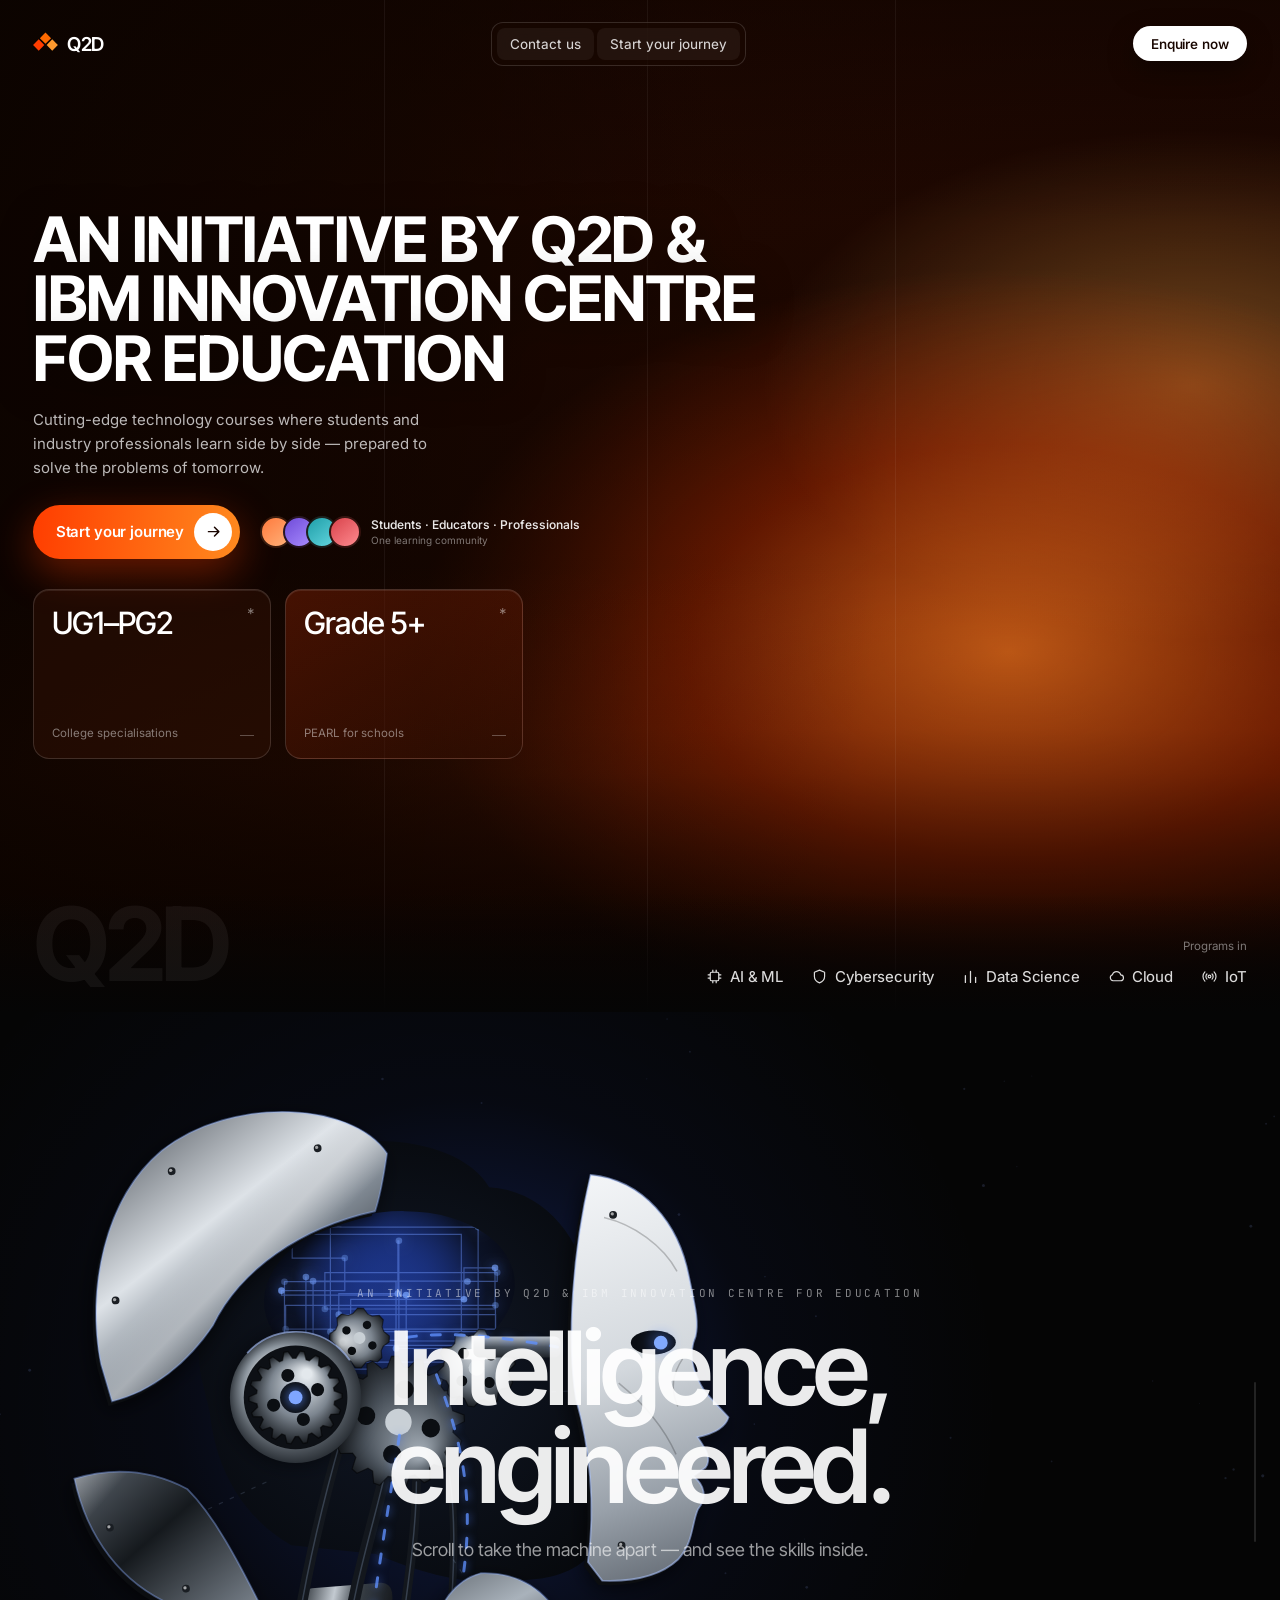
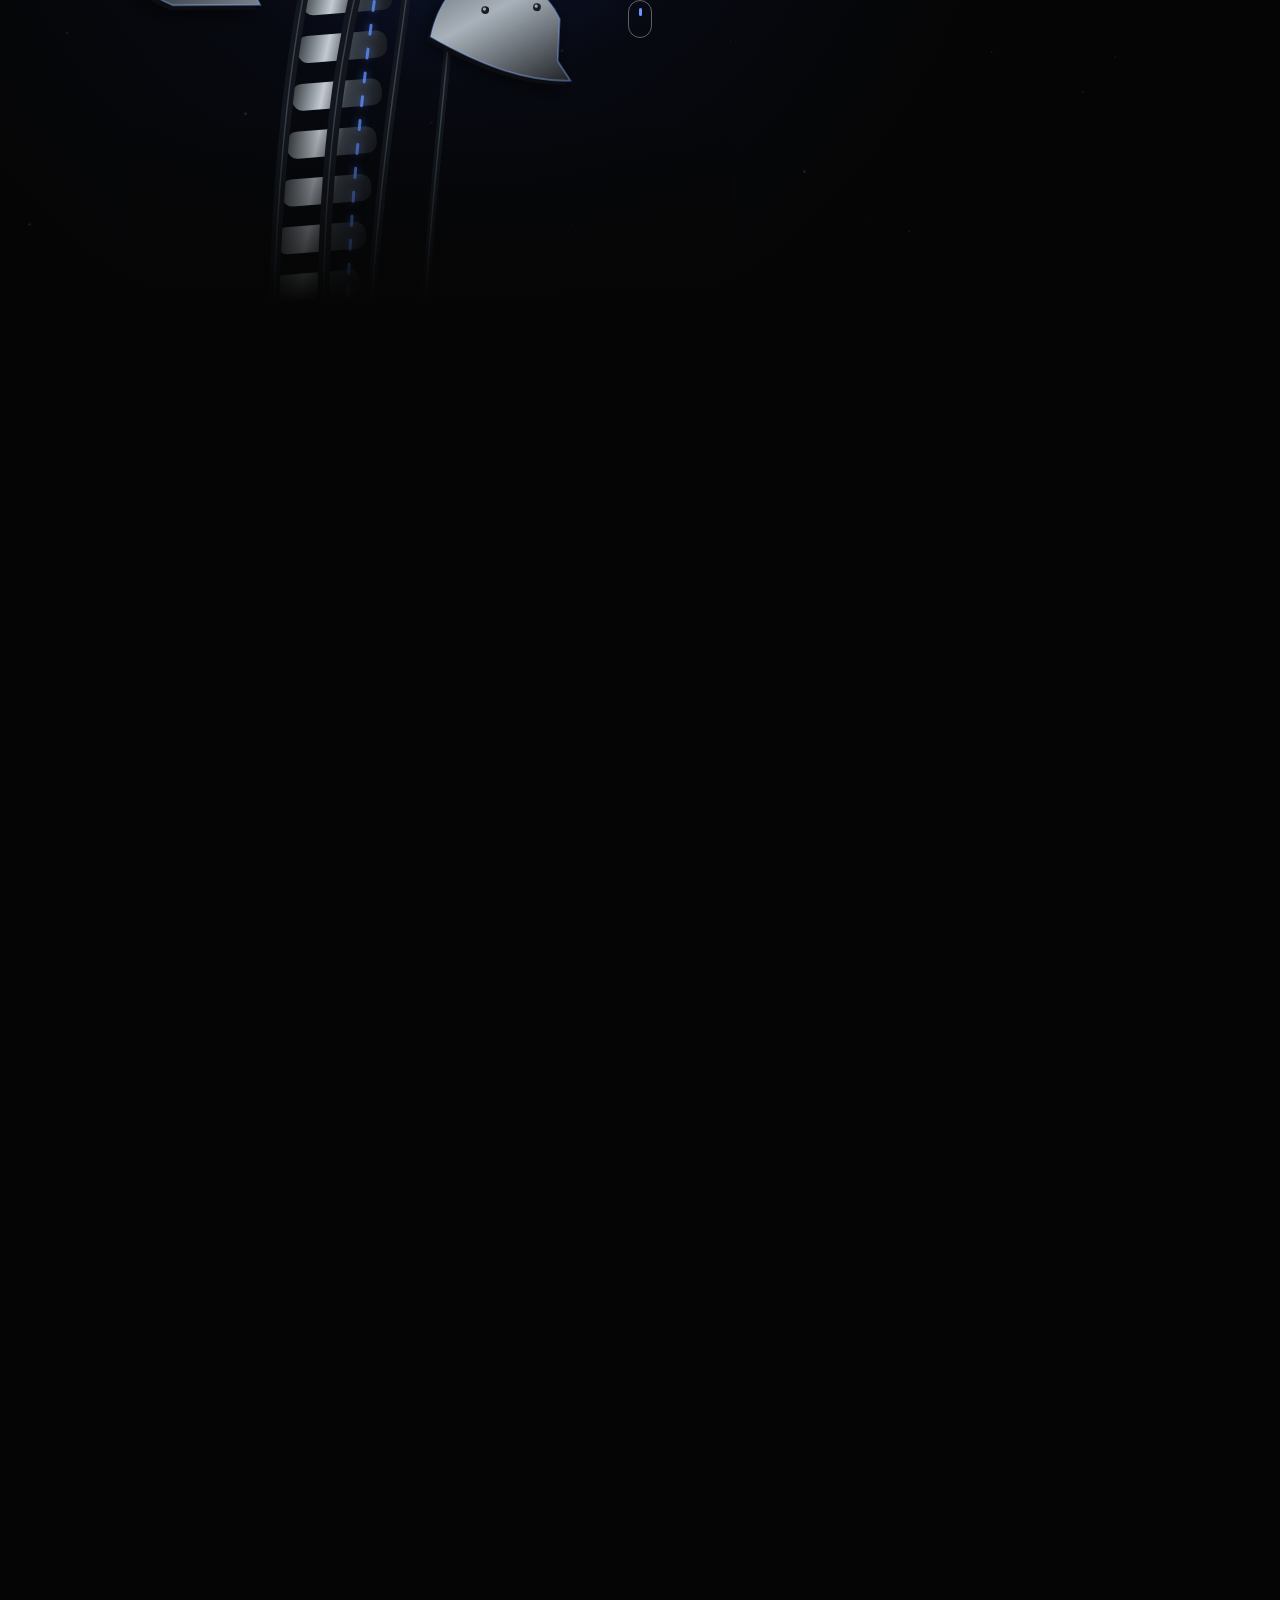
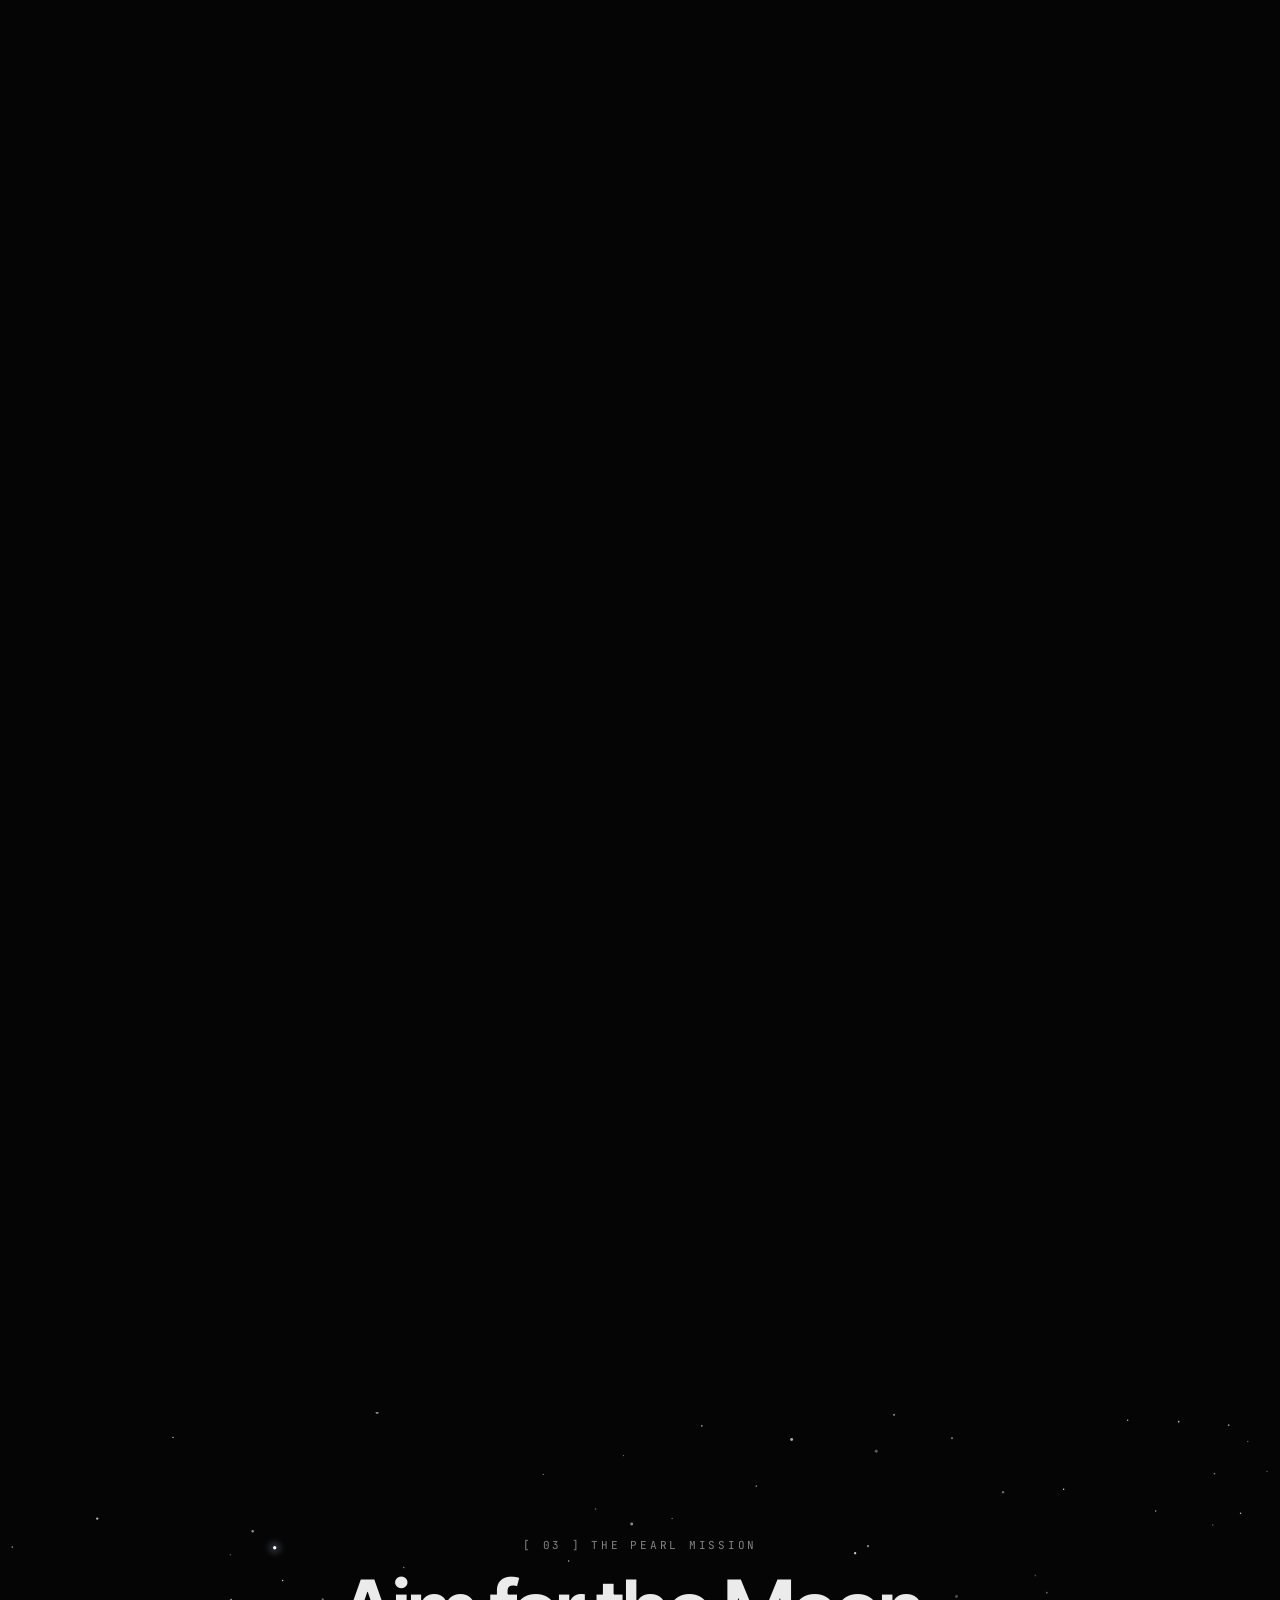
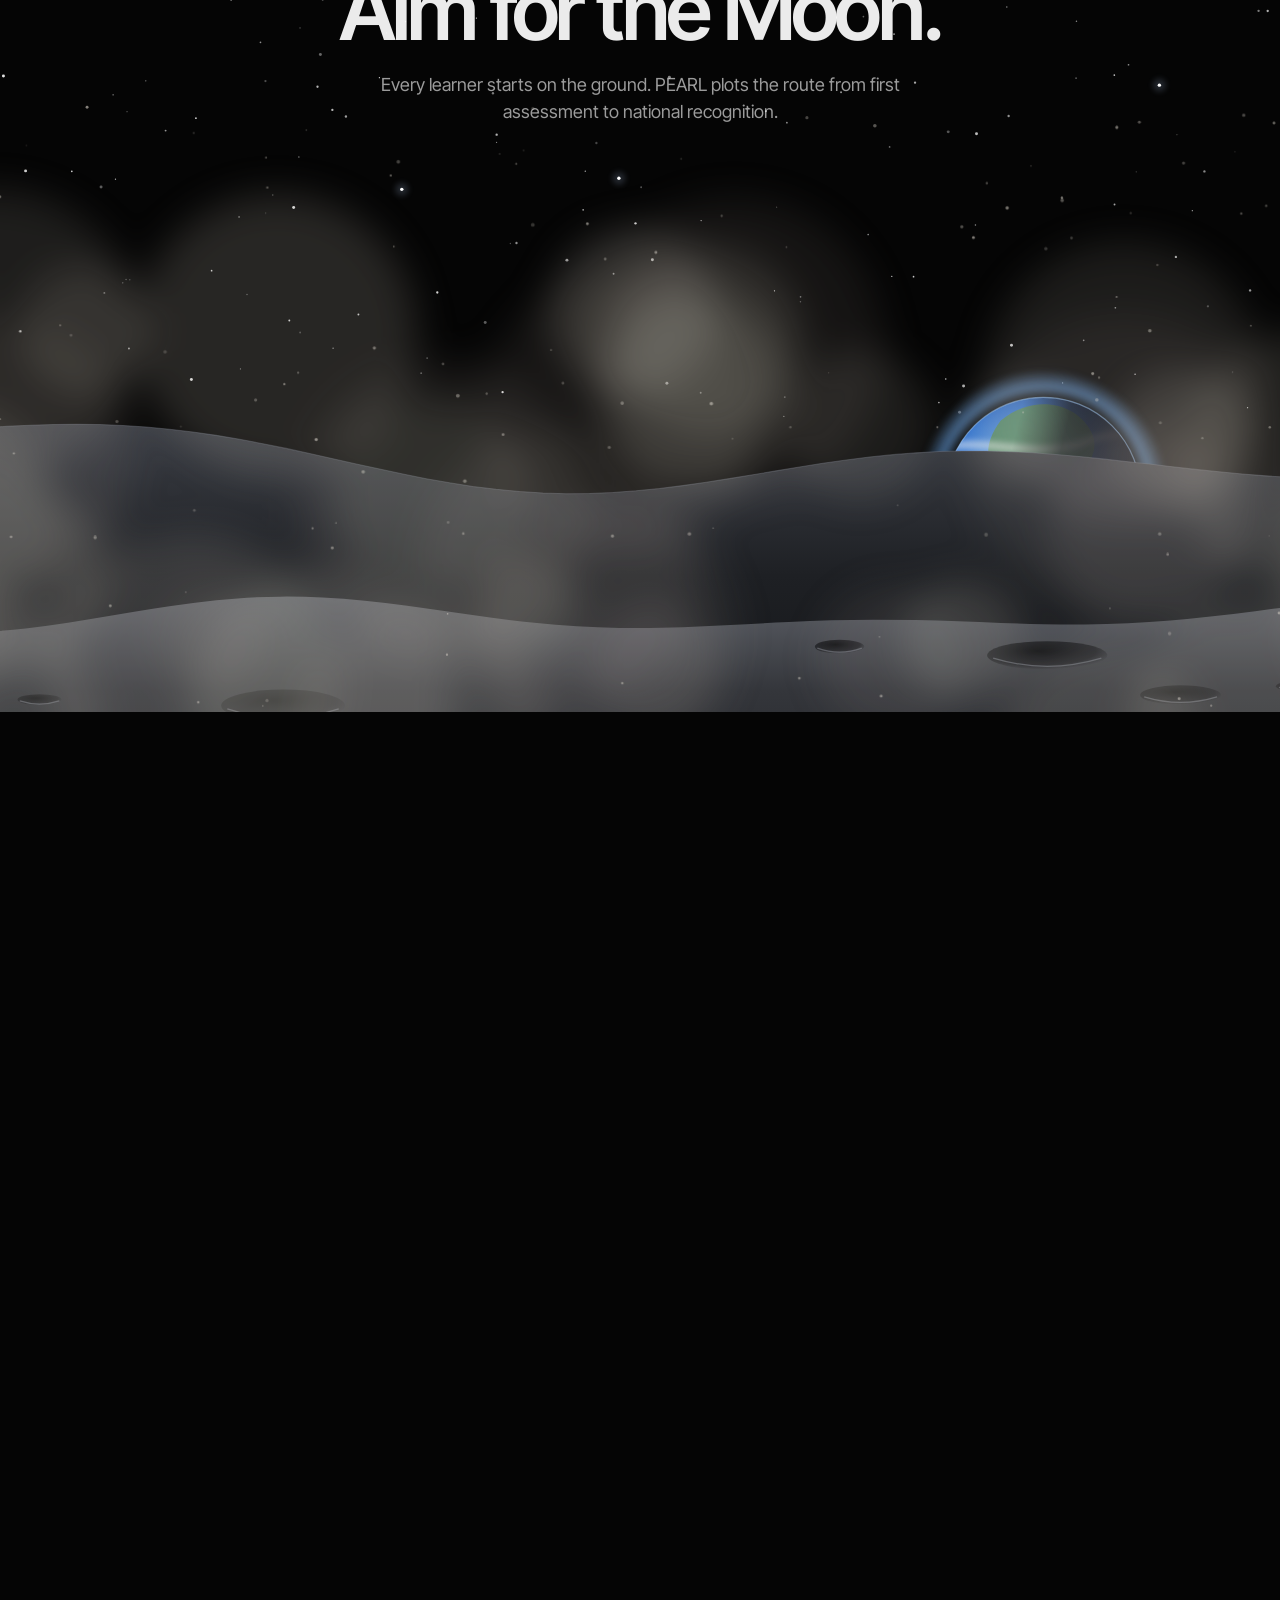
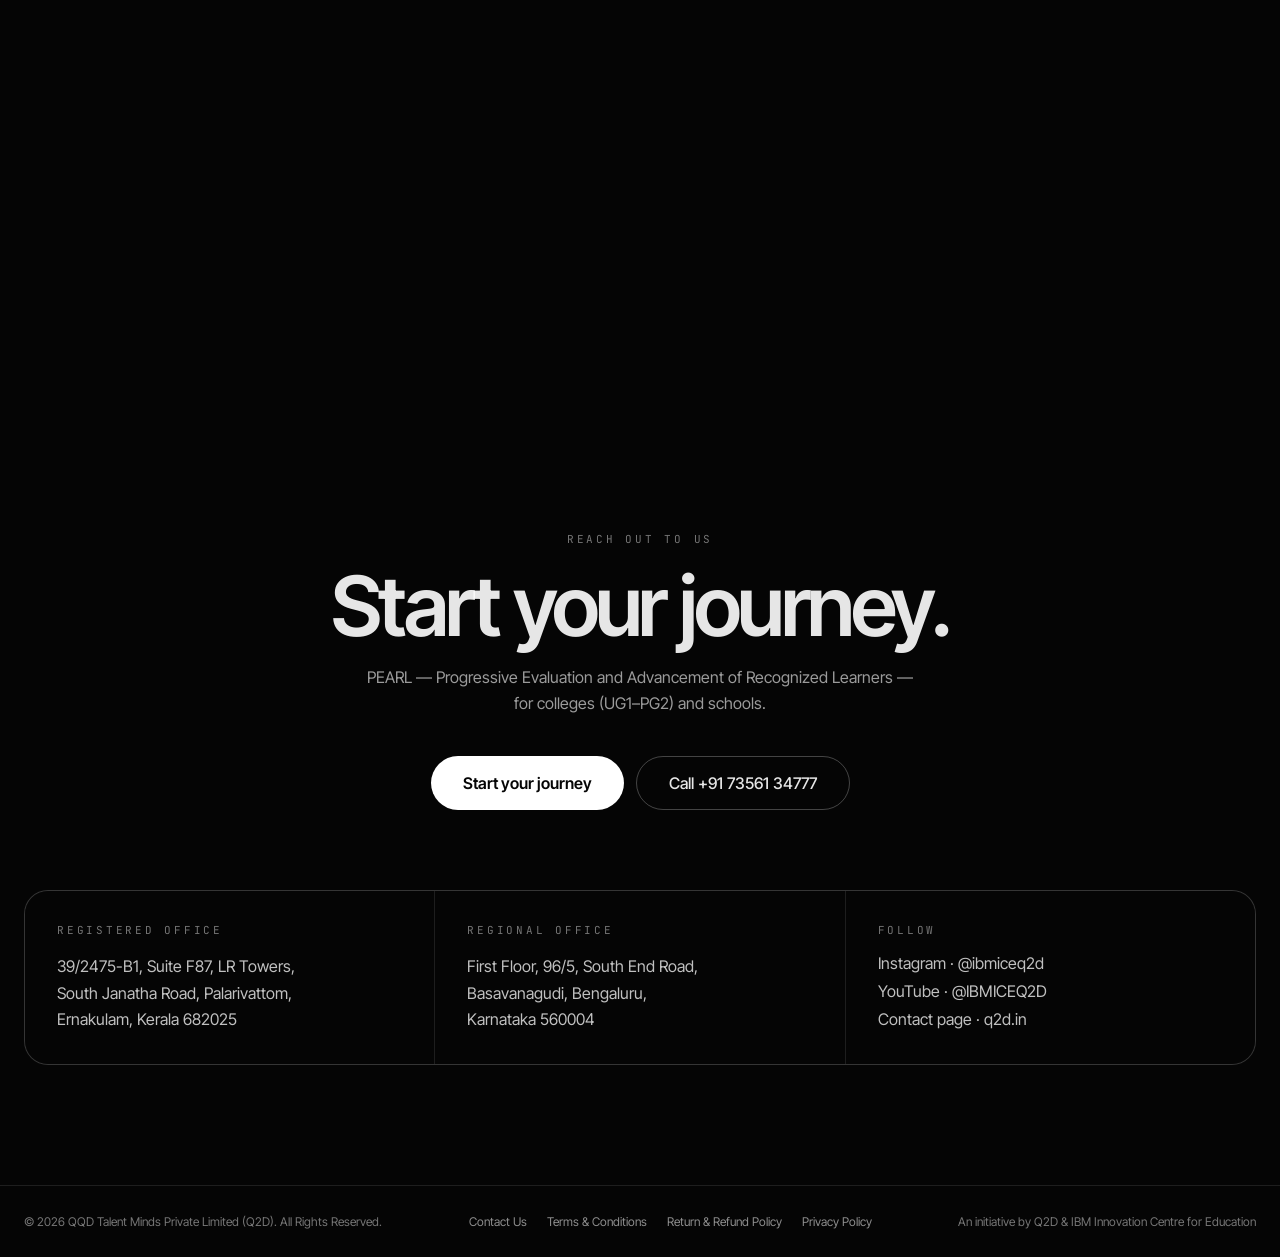
<file: index.html>
<!doctype html>
<html lang="en">
<head>
<meta charset="utf-8">
<meta name="viewport" content="width=device-width, initial-scale=1">
<title>Q2D — Technology Crafted for All</title>
<meta name="description" content="Future-skills programs in AI, cybersecurity and data science by Q2D in collaboration with IBM Innovation Centre for Education.">
<link rel="preconnect" href="https://fonts.googleapis.com">
<link rel="preconnect" href="https://fonts.gstatic.com" crossorigin>
<link rel="stylesheet" href="https://fonts.googleapis.com/css2?family=Inter+Tight:wght@400;500;600;700&amp;family=Inter:wght@400;500;600&amp;family=Instrument+Serif:ital@1&amp;family=JetBrains+Mono:wght@400;500&amp;display=swap">
<link rel="stylesheet" href="assets/css/journey.css">
</head>
<body>
<div class="page" style="position: relative; background: #050505; color: rgba(255,255,255,0.9); font-family: 'Inter Tight', system-ui, sans-serif; min-height: 100vh">

  <a class="skip-link" href="#scroll-top">Skip to content</a>
  <header class="nav">
    <a class="nav__brand" href="#hero-top">
      <svg class="nav__logo" viewBox="0 0 28 28" fill="none" aria-hidden="true"><path d="M14 1.6 20.3 8 14 14.4 7.7 8 14 1.6Z" fill="#FF6A00"></path><path d="M6.4 9.3 12.7 15.7 6.4 22.1 0.1 15.7 6.4 9.3Z" fill="#FF3D00"></path><path d="M21.6 9.3 27.9 15.7 21.6 22.1 15.3 15.7 21.6 9.3Z" fill="#FF9A2E"></path></svg>
      <span>Q2D</span>
    </a>
    <nav class="nav__pill" aria-label="Primary">
      <ul>
        <li><a href="#s-contact">Contact us</a></li>
        <li><a href="https://www.ibmiceq2d.com/pearl/">Start your journey</a></li>
      </ul>
    </nav>
    <div class="nav__actions">
      <a class="btn btn--light nav__cta" href="#s-contact">Enquire now</a>
      <button class="nav__burger" type="button" aria-label="Open menu" aria-expanded="false" aria-controls="nav-sheet" data-menu-toggle>
        <svg data-menu-icon="close" hidden viewBox="0 0 24 24" fill="none" stroke="currentColor" stroke-width="1.6" stroke-linecap="round" aria-hidden="true"><path d="m6 6 12 12M18 6 6 18"></path></svg>
        <svg data-menu-icon="open" viewBox="0 0 24 24" fill="none" stroke="currentColor" stroke-width="1.6" stroke-linecap="round" aria-hidden="true"><path d="M4 8h16M4 16h16"></path></svg>
      </button>
    </div>
    <div class="nav__sheet" id="nav-sheet" hidden>
        <ul>
          <li><a href="#s-contact" data-menu-close>Contact us</a></li>
          <li><a href="https://www.ibmiceq2d.com/pearl/" data-menu-close>Start your journey</a></li>
        </ul>
        <a class="btn btn--flame nav__sheet-cta" href="#s-contact" data-menu-close>Enquire now</a>
      </div>
  </header>

  <section id="hero-top" class="hero">
    <div class="hero__media">
      <div class="hero__fallback" aria-hidden="true"></div>
      <video class="hero__video" data-hero-video autoplay muted loop playsinline preload="auto" poster="assets/video/hero-poster.jpg" aria-hidden="true">
        <source src="assets/video/hero-mobile.mp4" type="video/mp4" media="(max-width: 900px)">
        <source src="assets/video/hero.mp4" type="video/mp4">
      </video>
      <div class="hero__scrim" aria-hidden="true"></div>
      <div class="hero__rules" aria-hidden="true"><span></span><span></span><span></span></div>
    </div>

    <div class="hero__inner">
      <div class="hero__lead hero__lead--wide">
        <h1 class="hero__title hero__title--initiative">An initiative by Q2D &amp; IBM Innovation Centre for Education</h1>
        <p class="hero__sub">Cutting-edge technology courses where students and industry professionals learn side by side — prepared to solve the problems of tomorrow.</p>
        <div class="hero__cta">
          <a class="btn btn--flame hero__go" href="https://www.ibmiceq2d.com/pearl/">Start your journey
            <span class="hero__go-dot" aria-hidden="true"><svg viewBox="0 0 20 20" fill="none" stroke="currentColor" stroke-width="1.7" stroke-linecap="round" stroke-linejoin="round" aria-hidden="true"><path d="M4 10h12M11 5l5 5-5 5"></path></svg></span>
          </a>
          <div class="hero__proof">
            <div class="hero__faces" aria-hidden="true">
              <i style="--a: #ff7a3d; --b: #ffb27a"></i>
              <i style="--a: #6f4bd8; --b: #a98cff"></i>
              <i style="--a: #1f9ea8; --b: #63d6df"></i>
              <i style="--a: #d8434b; --b: #ff8a8f"></i>
            </div>
            <span class="hero__proof-text"><strong>Students · Educators · Professionals</strong>One learning community</span>
          </div>
        </div>
        <ul class="hero__stats">
          <li class="stat"><span class="stat__mark" aria-hidden="true">*</span><span class="stat__value">UG1–PG2</span><span class="stat__label">College specialisations</span><span class="stat__rule" aria-hidden="true"></span></li>
          <li class="stat"><span class="stat__mark" aria-hidden="true">*</span><span class="stat__value">Grade 5+</span><span class="stat__label">PEARL for schools</span><span class="stat__rule" aria-hidden="true"></span></li>
        </ul>
      </div>

      
    </div>

    <div class="hero__foot">
      <span class="hero__watermark" aria-hidden="true">Q2D</span>
      <div class="hero__partners">
        <span class="hero__partners-label">Programs in</span>
        <ul>
          <li><svg viewBox="0 0 20 20" fill="none" stroke="currentColor" stroke-width="1.4" aria-hidden="true"><rect x="5" y="5" width="10" height="10" rx="1.6"></rect><path d="M8 2v3M12 2v3M8 15v3M12 15v3M2 8h3M2 12h3M15 8h3M15 12h3"></path></svg><span>AI &amp; ML</span></li>
          <li><svg viewBox="0 0 20 20" fill="none" stroke="currentColor" stroke-width="1.4" stroke-linejoin="round" aria-hidden="true"><path d="M10 2.5 16 5v5c0 3.6-2.5 6.1-6 7.5C6.5 16.1 4 13.6 4 10V5l6-2.5Z"></path></svg><span>Cybersecurity</span></li>
          <li><svg viewBox="0 0 20 20" fill="none" stroke="currentColor" stroke-width="1.5" stroke-linecap="round" aria-hidden="true"><path d="M4 17V9M10 17V4M16 17v-6"></path></svg><span>Data Science</span></li>
          <li><svg viewBox="0 0 20 20" fill="none" stroke="currentColor" stroke-width="1.4" stroke-linejoin="round" aria-hidden="true"><path d="M6 15h8.5a3.5 3.5 0 0 0 .4-7A5 5 0 0 0 5.2 8 3.6 3.6 0 0 0 6 15Z"></path></svg><span>Cloud</span></li>
          <li><svg viewBox="0 0 20 20" fill="none" stroke="currentColor" stroke-width="1.4" stroke-linecap="round" aria-hidden="true"><circle cx="10" cy="10" r="1.6"></circle><path d="M7 7a4.2 4.2 0 0 0 0 6M13 7a4.2 4.2 0 0 1 0 6M4.6 4.6a7.6 7.6 0 0 0 0 10.8M15.4 4.6a7.6 7.6 0 0 1 0 10.8"></path></svg><span>IoT</span></li>
        </ul>
      </div>
    </div>
  </section>

  <!-- 400vh scroll stage -->
  <section id="scroll-top" data-stage style="position: relative; height: 400vh">
    <div style="position: sticky; top: 0; height: 100vh; width: 100%; overflow: hidden">
      <canvas data-robot-canvas aria-hidden="true" style="position: absolute; left: 0; top: 0; width: 100%; height: 100%; display: block"></canvas>

      <!-- 0% hero -->
      <div style="position: absolute; left: 0; top: 0; right: 0; bottom: 0; display: flex; align-items: center; justify-content: center; text-align: center; padding: 0 24px; pointer-events: none; opacity: var(--b0-o); transform: var(--b0-t)">
        <div style="max-width: 860px">
          <p style="margin: 0; font-family: 'JetBrains Mono', monospace; font-size: 11px; letter-spacing: 0.25em; text-transform: uppercase; color: rgba(255,255,255,0.5)">An initiative by Q2D &amp; IBM Innovation Centre for Education</p>
          <h1 style="margin: 20px 0 0; font-size: clamp(48px, 8vw, 112px); line-height: 0.95; font-weight: 600; letter-spacing: -0.045em; color: rgba(255,255,255,0.92)">Intelligence,<br>engineered.</h1>
          <p style="margin: 24px 0 0; font-size: 18px; color: rgba(255,255,255,0.6)">Scroll to take the machine apart — and see the skills inside.</p>
          <div class="q2d-hint" style="margin: 40px auto 0; width: 24px; height: 38px; border: 1.5px solid rgba(255,255,255,0.35); border-radius: 12px; display: flex; justify-content: center; padding-top: 7px; box-sizing: border-box">
            <span style="width: 3px; height: 8px; border-radius: 2px; background: #6F94FF"></span>
          </div>
        </div>
      </div>

      <!-- 30% left -->
      <div style="position: absolute; left: 0; top: 0; right: 0; bottom: 0; display: flex; align-items: center; justify-content: flex-start; padding: 0 clamp(24px, 7vw, 120px); pointer-events: none; opacity: var(--b1-o); transform: var(--b1-t)">
        <div style="max-width: 520px">
          <p style="margin: 0; font-family: 'JetBrains Mono', monospace; font-size: 11px; letter-spacing: 0.25em; text-transform: uppercase; color: rgba(255,255,255,0.5)">01 — Artificial Intelligence &amp; ML</p>
          <h2 style="margin: 16px 0 0; font-size: clamp(40px, 5.4vw, 76px); line-height: 0.98; font-weight: 600; letter-spacing: -0.04em; color: rgba(255,255,255,0.92)">Look inside<br>the machine.</h2>
          <p style="margin: 20px 0 0; font-size: 18px; line-height: 1.5; color: rgba(255,255,255,0.6)">The neural core, the gears, the wiring: AI and machine learning taught from the inside out, with industry mentors.</p>
        </div>
      </div>

      <!-- 60% right -->
      <div style="position: absolute; left: 0; top: 0; right: 0; bottom: 0; display: flex; align-items: center; justify-content: flex-end; text-align: right; padding: 0 clamp(24px, 7vw, 120px); pointer-events: none; opacity: var(--b2-o); transform: var(--b2-t)">
        <div style="max-width: 520px">
          <p style="margin: 0; font-family: 'JetBrains Mono', monospace; font-size: 11px; letter-spacing: 0.25em; text-transform: uppercase; color: rgba(255,255,255,0.5)">02 — Cybersecurity · Data Science</p>
          <h2 style="margin: 16px 0 0; font-size: clamp(40px, 5.4vw, 76px); line-height: 0.98; font-weight: 600; letter-spacing: -0.04em; color: rgba(255,255,255,0.92)">See every layer.<br>Protect every one.</h2>
          <p style="margin: 20px 0 0; font-size: 18px; line-height: 1.5; color: rgba(255,255,255,0.6)">Data flows through every circuit. Learn to read it, model it and defend it.</p>
        </div>
      </div>

      <!-- 90% CTA -->
      <div style="position: absolute; left: 0; top: 0; right: 0; bottom: 0; display: flex; align-items: center; justify-content: center; text-align: center; padding: 0 24px; pointer-events: var(--b3-pe); opacity: var(--b3-o); transform: var(--b3-t)">
        <div style="max-width: 820px">
          <p style="margin: 0; font-family: 'JetBrains Mono', monospace; font-size: 11px; letter-spacing: 0.25em; text-transform: uppercase; color: rgba(255,255,255,0.5)">The PEARL initiative</p>
          <h2 style="margin: 16px 0 0; font-size: clamp(40px, 5.6vw, 80px); line-height: 0.98; font-weight: 600; letter-spacing: -0.04em; color: rgba(255,255,255,0.92)">Assessed. Mentored. Recognised.</h2>
          <p style="margin: 20px 0 0; font-size: 18px; color: rgba(255,255,255,0.6)">Future-skills programs for colleges and schools.</p>
          <a href="https://www.ibmiceq2d.com/pearl/" style="margin-top: 32px; display: inline-flex; align-items: center; min-height: 48px; padding: 0 28px; border-radius: 999px; background: #FFFFFF; color: #050505; font-size: 14px; font-weight: 600; text-decoration: none">Start your journey</a>
        </div>
      </div>

      <!-- progress rail -->
      <div aria-hidden="true" style="position: absolute; right: 24px; top: 50%; transform: translateY(-50%); width: 2px; height: 160px; background: rgba(255,255,255,0.12); border-radius: 2px">
        <div style="width: 2px; background: #2D5BFF; border-radius: 2px; height: var(--rail, 0%)"></div>
      </div>
    </div>
  </section>

  <!-- lunar mission: six parallax layers, trajectory, mission reel -->
  <section id="s-mission" data-lunar style="position: relative; height: 600vh; background: #050505">
    <div style="position: sticky; top: 0; height: 100vh; width: 100%; overflow: hidden">
      <div style="position: absolute; left: -3%; top: -3%; right: -3%; bottom: -3%; transform: var(--lm-t1)"><svg viewBox="0 0 1600 900" preserveAspectRatio="xMidYMid slice" aria-hidden="true" style="position: absolute; left: 0; top: 0; width: 100%; height: 100%; overflow: visible"><defs>
<radialGradient id="lm-ocean" cx="0.36" cy="0.38" r="0.72"><stop offset="0" stop-color="#7cc0ff"></stop><stop offset="0.45" stop-color="#2a6fd1"></stop><stop offset="1" stop-color="#0a1d4a"></stop></radialGradient>
<linearGradient id="lm-night" x1="0" y1="0" x2="1" y2="0.25"><stop offset="0.38" stop-color="#000000" stop-opacity="0"></stop><stop offset="0.62" stop-color="#02040a" stop-opacity="0.78"></stop><stop offset="1" stop-color="#02040a" stop-opacity="0.96"></stop></linearGradient>
<radialGradient id="lm-atmo" cx="0.5" cy="0.5" r="0.5"><stop offset="0.78" stop-color="#6fb2ff" stop-opacity="0"></stop><stop offset="0.86" stop-color="#6fb2ff" stop-opacity="0.55"></stop><stop offset="1" stop-color="#6fb2ff" stop-opacity="0"></stop></radialGradient>
<linearGradient id="lm-far" x1="0" y1="0" x2="0" y2="1"><stop offset="0" stop-color="#3b3e45"></stop><stop offset="0.35" stop-color="#1e2024"></stop><stop offset="1" stop-color="#0c0d0f"></stop></linearGradient>
<linearGradient id="lm-mid" x1="0" y1="0" x2="0" y2="1"><stop offset="0" stop-color="#5b5e65"></stop><stop offset="0.3" stop-color="#34363b"></stop><stop offset="1" stop-color="#141518"></stop></linearGradient>
<linearGradient id="lm-near" x1="0" y1="0" x2="0" y2="1"><stop offset="0" stop-color="#9a9da4"></stop><stop offset="0.18" stop-color="#5f6268"></stop><stop offset="1" stop-color="#1b1c1f"></stop></linearGradient>
<radialGradient id="lm-crater" cx="0.42" cy="0.35" r="0.65"><stop offset="0" stop-color="#0d0e10" stop-opacity="0.9"></stop><stop offset="0.75" stop-color="#1c1d21" stop-opacity="0.75"></stop><stop offset="1" stop-color="#1c1d21" stop-opacity="0"></stop></radialGradient>
<filter id="lm-blur-s" x="-50%" y="-50%" width="200%" height="200%"><feGaussianBlur stdDeviation="3"></feGaussianBlur></filter>
<filter id="lm-blur-l" x="-50%" y="-50%" width="200%" height="200%"><feGaussianBlur stdDeviation="18"></feGaussianBlur></filter>
</defs><circle cx="380.7" cy="348.3" r="0.8" fill="#ffffff" opacity="0.85"></circle><circle cx="758.5" cy="371.7" r="1.1" fill="#ffffff" opacity="0.26"></circle><circle cx="1340" cy="166" r="0.7" fill="#ffffff" opacity="0.37"></circle><circle cx="1147.4" cy="346.2" r="1.1" fill="#ffffff" opacity="0.56"></circle><circle cx="1022.5" cy="96.4" r="1.4" fill="#ffffff" opacity="0.35"></circle><circle cx="1481.3" cy="249.6" r="0.6" fill="#ffffff" opacity="0.69"></circle><circle cx="102.5" cy="485.3" r="1.1" fill="#ffffff" opacity="0.28"></circle><circle cx="1248.1" cy="527.1" r="0.8" fill="#ffffff" opacity="0.56"></circle><circle cx="1150.1" cy="562.4" r="1.4" fill="#ffffff" opacity="0.76"></circle><circle cx="683.1" cy="466" r="1.1" fill="#ffffff" opacity="0.54"></circle><circle cx="1496.9" cy="562.5" r="0.6" fill="#ffffff" opacity="0.27"></circle><circle cx="791.8" cy="165.1" r="1.4" fill="#ffffff" opacity="0.53"></circle><circle cx="1002.6" cy="192.7" r="1.1" fill="#ffffff" opacity="0.79"></circle><circle cx="918.4" cy="341.8" r="0.9" fill="#ffffff" opacity="0.63"></circle><circle cx="1446.7" cy="436.5" r="0.6" fill="#ffffff" opacity="0.81"></circle><circle cx="1585.6" cy="429.6" r="0.7" fill="#ffffff" opacity="0.70"></circle><circle cx="522.2" cy="346.7" r="1.1" fill="#ffffff" opacity="0.62"></circle><circle cx="1142.1" cy="135.1" r="1.1" fill="#ffffff" opacity="0.42"></circle><circle cx="199.1" cy="308.5" r="1.4" fill="#ffffff" opacity="0.89"></circle><circle cx="141.6" cy="512.4" r="0.9" fill="#ffffff" opacity="0.83"></circle><circle cx="32.2" cy="273.4" r="0.9" fill="#ffffff" opacity="0.82"></circle><circle cx="70.7" cy="393.3" r="0.6" fill="#ffffff" opacity="0.50"></circle><circle cx="938.2" cy="352.5" r="0.8" fill="#ffffff" opacity="0.58"></circle><circle cx="1597.6" cy="198.2" r="0.6" fill="#ffffff" opacity="0.32"></circle><circle cx="856.9" cy="607.3" r="0.9" fill="#ffffff" opacity="0.44"></circle><circle cx="421.4" cy="441.4" r="0.8" fill="#ffffff" opacity="0.45"></circle><circle cx="1533.9" cy="573.9" r="0.9" fill="#ffffff" opacity="0.49"></circle><circle cx="1391.8" cy="247.2" r="1.1" fill="#ffffff" opacity="0.69"></circle><circle cx="164.1" cy="622.6" r="1.1" fill="#ffffff" opacity="0.43"></circle><circle cx="1014.9" cy="458" r="0.8" fill="#ffffff" opacity="0.53"></circle><circle cx="413.2" cy="193.9" r="0.8" fill="#ffffff" opacity="0.26"></circle><circle cx="664.3" cy="371.2" r="0.6" fill="#ffffff" opacity="0.49"></circle><circle cx="942.7" cy="85.3" r="1.4" fill="#ffffff" opacity="0.66"></circle><circle cx="746" cy="434.7" r="0.8" fill="#ffffff" opacity="0.65"></circle><circle cx="446.3" cy="313.3" r="1.1" fill="#ffffff" opacity="0.29"></circle><circle cx="1081.6" cy="616.5" r="0.8" fill="#ffffff" opacity="0.66"></circle><circle cx="477.8" cy="384.9" r="0.7" fill="#ffffff" opacity="0.49"></circle><circle cx="500.3" cy="236.3" r="1.1" fill="#ffffff" opacity="0.42"></circle><circle cx="1259.7" cy="67.1" r="0.6" fill="#ffffff" opacity="0.88"></circle><circle cx="1094" cy="84.1" r="1.1" fill="#ffffff" opacity="0.39"></circle><circle cx="1286.1" cy="152.8" r="0.7" fill="#ffffff" opacity="0.69"></circle><circle cx="1039.3" cy="62.1" r="1.1" fill="#ffffff" opacity="0.46"></circle><circle cx="534" cy="533.5" r="0.9" fill="#ffffff" opacity="0.78"></circle><circle cx="1537.1" cy="51.2" r="1.4" fill="#ffffff" opacity="0.67"></circle><circle cx="1415.8" cy="288.7" r="0.7" fill="#ffffff" opacity="0.76"></circle><circle cx="54.3" cy="612.9" r="0.8" fill="#ffffff" opacity="0.77"></circle><circle cx="1341.6" cy="117.5" r="0.8" fill="#ffffff" opacity="0.47"></circle><circle cx="1324.7" cy="54.7" r="1.1" fill="#ffffff" opacity="0.47"></circle><circle cx="207.5" cy="186.8" r="0.8" fill="#ffffff" opacity="0.55"></circle><circle cx="1014.7" cy="185.9" r="1.1" fill="#ffffff" opacity="0.52"></circle><circle cx="1473" cy="99.8" r="0.6" fill="#ffffff" opacity="0.56"></circle><circle cx="1332.1" cy="398.5" r="1.1" fill="#ffffff" opacity="0.53"></circle><circle cx="1520.3" cy="593.5" r="0.7" fill="#ffffff" opacity="0.27"></circle><circle cx="730.7" cy="482.2" r="1.4" fill="#ffffff" opacity="0.59"></circle><circle cx="462.5" cy="218.3" r="0.7" fill="#ffffff" opacity="0.81"></circle><circle cx="1372.8" cy="621.4" r="0.6" fill="#ffffff" opacity="0.78"></circle><circle cx="72.1" cy="578.3" r="1.4" fill="#ffffff" opacity="0.58"></circle><circle cx="317.5" cy="565.5" r="0.9" fill="#ffffff" opacity="0.63"></circle><circle cx="21" cy="477" r="0.7" fill="#ffffff" opacity="0.58"></circle><circle cx="382.5" cy="12.7" r="1.1" fill="#ffffff" opacity="0.52"></circle><circle cx="1502.5" cy="391.8" r="0.8" fill="#ffffff" opacity="0.33"></circle><circle cx="1555.2" cy="346.2" r="0.6" fill="#ffffff" opacity="0.48"></circle><circle cx="315.7" cy="342.2" r="0.6" fill="#ffffff" opacity="0.36"></circle><circle cx="1266.7" cy="589.9" r="0.7" fill="#ffffff" opacity="0.79"></circle><circle cx="12" cy="402.3" r="0.9" fill="#ffffff" opacity="0.28"></circle><circle cx="434.2" cy="171.9" r="1.1" fill="#ffffff" opacity="0.59"></circle><circle cx="81.6" cy="206.8" r="0.6" fill="#ffffff" opacity="0.81"></circle><circle cx="1240.4" cy="29.6" r="0.6" fill="#ffffff" opacity="0.29"></circle><circle cx="1559.5" cy="546.8" r="0.6" fill="#ffffff" opacity="0.59"></circle><circle cx="784" cy="100.5" r="0.6" fill="#ffffff" opacity="0.48"></circle><circle cx="1035.1" cy="375.4" r="0.8" fill="#ffffff" opacity="0.42"></circle><circle cx="1580.8" cy="274.4" r="0.7" fill="#ffffff" opacity="0.61"></circle><circle cx="1145.7" cy="243.4" r="0.6" fill="#ffffff" opacity="0.62"></circle><circle cx="68.7" cy="294.9" r="1.4" fill="#ffffff" opacity="0.76"></circle><circle cx="608.4" cy="512.7" r="1.1" fill="#ffffff" opacity="0.83"></circle><circle cx="84.9" cy="401.6" r="1.4" fill="#ffffff" opacity="0.45"></circle><circle cx="1520.5" cy="267.7" r="0.6" fill="#ffffff" opacity="0.41"></circle><circle cx="857.3" cy="444.9" r="0.6" fill="#ffffff" opacity="0.77"></circle><circle cx="359.1" cy="83.4" r="0.6" fill="#ffffff" opacity="0.86"></circle><circle cx="598.8" cy="574.6" r="0.8" fill="#ffffff" opacity="0.33"></circle><circle cx="1104.9" cy="601" r="1.4" fill="#ffffff" opacity="0.68"></circle><circle cx="1419.7" cy="507.2" r="1.4" fill="#ffffff" opacity="0.32"></circle><circle cx="509.4" cy="340.5" r="1.1" fill="#ffffff" opacity="0.72"></circle><circle cx="757.7" cy="151" r="0.9" fill="#ffffff" opacity="0.28"></circle><circle cx="146.9" cy="63.6" r="0.9" fill="#ffffff" opacity="0.37"></circle><circle cx="37.6" cy="538.6" r="0.6" fill="#ffffff" opacity="0.27"></circle><circle cx="184.2" cy="308.4" r="1.4" fill="#ffffff" opacity="0.87"></circle><circle cx="926.5" cy="511.2" r="0.6" fill="#ffffff" opacity="0.90"></circle><circle cx="901.8" cy="338.6" r="0.7" fill="#ffffff" opacity="0.32"></circle><circle cx="1198.3" cy="598.1" r="0.6" fill="#ffffff" opacity="0.61"></circle><circle cx="1391.1" cy="115.5" r="0.6" fill="#ffffff" opacity="0.41"></circle><circle cx="287.6" cy="160" r="1.1" fill="#ffffff" opacity="0.71"></circle><circle cx="1508.2" cy="161.9" r="1.1" fill="#ffffff" opacity="0.51"></circle><circle cx="560.5" cy="267.7" r="0.6" fill="#ffffff" opacity="0.49"></circle><circle cx="376.4" cy="594.9" r="1.4" fill="#ffffff" opacity="0.88"></circle><circle cx="664.4" cy="363.8" r="1.1" fill="#ffffff" opacity="0.69"></circle><circle cx="827.3" cy="309.6" r="1.4" fill="#ffffff" opacity="0.51"></circle><circle cx="1420.1" cy="104.1" r="0.9" fill="#ffffff" opacity="0.74"></circle><circle cx="1466.6" cy="331" r="0.9" fill="#ffffff" opacity="0.63"></circle><circle cx="1373" cy="87.2" r="0.7" fill="#ffffff" opacity="0.35"></circle><circle cx="825" cy="598.3" r="1.4" fill="#ffffff" opacity="0.60"></circle><circle cx="1247.3" cy="429.7" r="0.9" fill="#ffffff" opacity="0.64"></circle><circle cx="935.3" cy="629.6" r="0.7" fill="#ffffff" opacity="0.45"></circle><circle cx="428.9" cy="514.6" r="0.7" fill="#ffffff" opacity="0.36"></circle><circle cx="576.8" cy="206.1" r="0.7" fill="#ffffff" opacity="0.52"></circle><circle cx="1116.1" cy="449" r="0.7" fill="#ffffff" opacity="0.55"></circle><circle cx="1335.4" cy="525.8" r="1.1" fill="#ffffff" opacity="0.27"></circle><circle cx="1588.5" cy="46.3" r="0.9" fill="#ffffff" opacity="0.76"></circle><circle cx="1411" cy="29.3" r="0.7" fill="#ffffff" opacity="0.83"></circle><circle cx="1037.2" cy="497.5" r="0.6" fill="#ffffff" opacity="0.87"></circle><circle cx="1366.2" cy="154.9" r="0.7" fill="#ffffff" opacity="0.75"></circle><circle cx="220" cy="398" r="1.4" fill="#ffffff" opacity="0.81"></circle><circle cx="1439.6" cy="163.2" r="0.6" fill="#ffffff" opacity="0.45"></circle><circle cx="677.3" cy="466.5" r="0.6" fill="#ffffff" opacity="0.33"></circle><circle cx="422.7" cy="584.8" r="0.6" fill="#ffffff" opacity="0.48"></circle><circle cx="928.5" cy="432.3" r="0.6" fill="#ffffff" opacity="0.27"></circle><circle cx="530.4" cy="243" r="0.6" fill="#ffffff" opacity="0.39"></circle><circle cx="936.2" cy="611.4" r="0.9" fill="#ffffff" opacity="0.33"></circle><circle cx="510.1" cy="565.3" r="0.6" fill="#ffffff" opacity="0.68"></circle><circle cx="180" cy="567.8" r="0.8" fill="#ffffff" opacity="0.31"></circle><circle cx="1506.1" cy="239.5" r="0.8" fill="#ffffff" opacity="0.74"></circle><circle cx="472.9" cy="432.6" r="1.4" fill="#ffffff" opacity="0.86"></circle><circle cx="1307.8" cy="68.6" r="0.8" fill="#ffffff" opacity="0.69"></circle><circle cx="857.9" cy="72.5" r="0.9" fill="#ffffff" opacity="0.58"></circle><circle cx="95.2" cy="188.4" r="1.4" fill="#ffffff" opacity="0.62"></circle><circle cx="291.2" cy="413.2" r="1.4" fill="#ffffff" opacity="0.35"></circle><circle cx="593.2" cy="588.8" r="0.9" fill="#ffffff" opacity="0.33"></circle><circle cx="1491" cy="90.5" r="0.8" fill="#ffffff" opacity="0.67"></circle><circle cx="1039.3" cy="268.9" r="0.8" fill="#ffffff" opacity="0.67"></circle><circle cx="732.3" cy="200" r="0.7" fill="#ffffff" opacity="0.71"></circle><circle cx="171.9" cy="116" r="1.1" fill="#ffffff" opacity="0.60"></circle><circle cx="1183.4" cy="229.9" r="0.8" fill="#ffffff" opacity="0.43"></circle><circle cx="85.6" cy="87.4" r="0.9" fill="#ffffff" opacity="0.58"></circle><circle cx="395.5" cy="492.1" r="0.8" fill="#ffffff" opacity="0.82"></circle><circle cx="1512.1" cy="286.9" r="0.6" fill="#ffffff" opacity="0.48"></circle><circle cx="1355" cy="71.8" r="0.8" fill="#ffffff" opacity="0.63"></circle><circle cx="1090.4" cy="361.2" r="1.4" fill="#ffffff" opacity="0.32"></circle><circle cx="1117.1" cy="362.9" r="1.4" fill="#ffffff" opacity="0.73"></circle><circle cx="1305.2" cy="479.2" r="1.1" fill="#ffffff" opacity="0.65"></circle><circle cx="1375.2" cy="510.8" r="1.1" fill="#ffffff" opacity="0.59"></circle><circle cx="909.4" cy="129.3" r="0.8" fill="#ffffff" opacity="0.49"></circle><circle cx="468.8" cy="539.1" r="0.9" fill="#ffffff" opacity="0.83"></circle><circle cx="1518.9" cy="245.2" r="1.1" fill="#ffffff" opacity="0.84"></circle><circle cx="495.4" cy="318.6" r="1.1" fill="#ffffff" opacity="0.70"></circle><circle cx="479" cy="550.4" r="0.9" fill="#ffffff" opacity="0.27"></circle><circle cx="304.8" cy="405.8" r="0.6" fill="#ffffff" opacity="0.75"></circle><circle cx="1059.1" cy="314.8" r="1.1" fill="#ffffff" opacity="0.66"></circle><circle cx="318.3" cy="500.6" r="0.7" fill="#ffffff" opacity="0.27"></circle><circle cx="800.7" cy="413.4" r="0.9" fill="#ffffff" opacity="0.32"></circle><circle cx="453.2" cy="420.8" r="0.7" fill="#ffffff" opacity="0.34"></circle><circle cx="1267.8" cy="398.9" r="0.6" fill="#ffffff" opacity="0.27"></circle><circle cx="989.3" cy="323.8" r="0.9" fill="#ffffff" opacity="0.60"></circle><circle cx="1487.7" cy="206.8" r="0.8" fill="#ffffff" opacity="0.70"></circle><circle cx="215" cy="549.3" r="1.1" fill="#ffffff" opacity="0.75"></circle><circle cx="54.3" cy="51.2" r="0.8" fill="#ffffff" opacity="0.90"></circle><circle cx="328.1" cy="40.5" r="0.7" fill="#ffffff" opacity="0.53"></circle><circle cx="1211" cy="310.4" r="0.6" fill="#ffffff" opacity="0.76"></circle><circle cx="653.6" cy="541" r="1.4" fill="#ffffff" opacity="0.35"></circle><circle cx="795.4" cy="447.5" r="1.1" fill="#ffffff" opacity="0.80"></circle><circle cx="333.4" cy="313" r="0.6" fill="#ffffff" opacity="0.55"></circle><circle cx="1211.4" cy="256.9" r="0.7" fill="#ffffff" opacity="0.55"></circle><circle cx="59.6" cy="164.2" r="0.8" fill="#ffffff" opacity="0.54"></circle><circle cx="578.4" cy="257.2" r="0.6" fill="#ffffff" opacity="0.77"></circle><circle cx="413.9" cy="236.6" r="0.9" fill="#ffffff" opacity="0.60"></circle><circle cx="254.5" cy="14.2" r="1.1" fill="#ffffff" opacity="0.51"></circle><circle cx="269.2" cy="17.6" r="0.6" fill="#ffffff" opacity="0.65"></circle><circle cx="708.4" cy="118.3" r="0.6" fill="#ffffff" opacity="0.51"></circle><circle cx="508.6" cy="21" r="1.4" fill="#ffffff" opacity="0.28"></circle><circle cx="645.3" cy="253.8" r="0.6" fill="#ffffff" opacity="0.84"></circle><circle cx="1412.9" cy="154.6" r="0.9" fill="#ffffff" opacity="0.56"></circle><circle cx="263.6" cy="398.4" r="0.8" fill="#ffffff" opacity="0.84"></circle><circle cx="951.1" cy="516.8" r="0.8" fill="#ffffff" opacity="0.43"></circle><circle cx="1260.5" cy="297.9" r="0.8" fill="#ffffff" opacity="0.57"></circle><circle cx="897.8" cy="19.3" r="0.8" fill="#ffffff" opacity="0.66"></circle><circle cx="551.6" cy="60" r="1.4" fill="#ffffff" opacity="0.53"></circle><circle cx="143" cy="395.3" r="0.6" fill="#ffffff" opacity="0.27"></circle><circle cx="144.9" cy="109" r="0.6" fill="#ffffff" opacity="0.56"></circle><circle cx="302.6" cy="326.2" r="0.8" fill="#ffffff" opacity="0.38"></circle><circle cx="1558.2" cy="305.2" r="0.9" fill="#ffffff" opacity="0.85"></circle><circle cx="1504.1" cy="21.9" r="0.8" fill="#ffffff" opacity="0.74"></circle><circle cx="1010.4" cy="252.4" r="0.8" fill="#ffffff" opacity="0.37"></circle><circle cx="660.9" cy="324.8" r="1.1" fill="#ffffff" opacity="0.47"></circle><circle cx="1088.1" cy="594.3" r="0.7" fill="#ffffff" opacity="0.79"></circle><circle cx="1383.2" cy="247" r="1.1" fill="#ffffff" opacity="0.48"></circle><circle cx="294.3" cy="513.1" r="0.9" fill="#ffffff" opacity="0.40"></circle><circle cx="1247.1" cy="307.6" r="0.8" fill="#ffffff" opacity="0.78"></circle><circle cx="811.3" cy="481.8" r="1.4" fill="#ffffff" opacity="0.70"></circle><circle cx="1519.1" cy="27.3" r="0.7" fill="#ffffff" opacity="0.71"></circle><circle cx="36.7" cy="298.8" r="1.4" fill="#ffffff" opacity="0.69"></circle><circle cx="155.3" cy="151.8" r="1.4" fill="#ffffff" opacity="0.29"></circle><circle cx="979.5" cy="30.8" r="0.9" fill="#ffffff" opacity="0.83"></circle><circle cx="1172.6" cy="213.6" r="0.8" fill="#ffffff" opacity="0.25"></circle><circle cx="311.7" cy="503.6" r="0.6" fill="#ffffff" opacity="0.47"></circle><circle cx="498.1" cy="288.2" r="1.4" fill="#ffffff" opacity="0.39"></circle><circle cx="1101.1" cy="625.7" r="1.4" fill="#ffffff" opacity="0.34"></circle><circle cx="1576.5" cy="71.7" r="0.8" fill="#ffffff" opacity="0.88"></circle><circle cx="352.1" cy="360" r="0.9" fill="#ffffff" opacity="0.58"></circle><circle cx="1451.5" cy="204.1" r="1.1" fill="#ffffff" opacity="0.76"></circle><circle cx="748" cy="398.3" r="0.6" fill="#ffffff" opacity="0.79"></circle><circle cx="180.1" cy="15.4" r="0.6" fill="#ffffff" opacity="0.38"></circle><circle cx="1429.3" cy="54.9" r="0.9" fill="#ffffff" opacity="0.51"></circle><circle cx="1320.7" cy="435.6" r="0.6" fill="#ffffff" opacity="0.67"></circle><circle cx="1218.2" cy="557.9" r="0.8" fill="#ffffff" opacity="0.51"></circle><circle cx="1057.7" cy="497.8" r="0.8" fill="#ffffff" opacity="0.79"></circle><circle cx="951" cy="521.5" r="0.7" fill="#ffffff" opacity="0.33"></circle><circle cx="12.1" cy="191.5" r="1.4" fill="#ffffff" opacity="0.30"></circle><circle cx="553.8" cy="310.1" r="0.6" fill="#ffffff" opacity="0.85"></circle><circle cx="1098.2" cy="233.4" r="1.4" fill="#ffffff" opacity="0.29"></circle><circle cx="829.9" cy="159.9" r="0.6" fill="#ffffff" opacity="0.47"></circle><circle cx="689.3" cy="53.9" r="0.7" fill="#ffffff" opacity="0.46"></circle><circle cx="1199.3" cy="132.4" r="0.7" fill="#ffffff" opacity="0.82"></circle><circle cx="1578.5" cy="391.8" r="1.4" fill="#ffffff" opacity="0.60"></circle><circle cx="670" cy="606.8" r="1.1" fill="#ffffff" opacity="0.87"></circle><circle cx="774.7" cy="495" r="0.9" fill="#ffffff" opacity="0.56"></circle><circle cx="940.1" cy="22.4" r="0.6" fill="#ffffff" opacity="0.37"></circle><circle cx="153.4" cy="462.3" r="0.8" fill="#ffffff" opacity="0.58"></circle><circle cx="98.2" cy="302.1" r="0.7" fill="#ffffff" opacity="0.73"></circle><circle cx="441.6" cy="276.7" r="0.8" fill="#ffffff" opacity="0.55"></circle><circle cx="314.8" cy="500.5" r="0.7" fill="#ffffff" opacity="0.32"></circle><circle cx="478.9" cy="263.1" r="0.6" fill="#ffffff" opacity="0.38"></circle><circle cx="779.7" cy="405" r="6" fill="#bcd6ff" opacity="0.18" filter="url(#lm-blur-s)"></circle><circle cx="779.7" cy="405" r="1.6" fill="#ffffff"></circle><circle cx="455" cy="187.5" r="6" fill="#bcd6ff" opacity="0.18" filter="url(#lm-blur-s)"></circle><circle cx="455" cy="187.5" r="1.6" fill="#ffffff"></circle><circle cx="1289.6" cy="317.1" r="6" fill="#bcd6ff" opacity="0.18" filter="url(#lm-blur-s)"></circle><circle cx="1289.6" cy="317.1" r="1.6" fill="#ffffff"></circle><circle cx="1508.5" cy="215.6" r="6" fill="#bcd6ff" opacity="0.18" filter="url(#lm-blur-s)"></circle><circle cx="1508.5" cy="215.6" r="1.6" fill="#ffffff"></circle><circle cx="1504" cy="237.1" r="6" fill="#bcd6ff" opacity="0.18" filter="url(#lm-blur-s)"></circle><circle cx="1504" cy="237.1" r="1.6" fill="#ffffff"></circle><circle cx="1597.7" cy="111.3" r="6" fill="#bcd6ff" opacity="0.18" filter="url(#lm-blur-s)"></circle><circle cx="1597.7" cy="111.3" r="1.6" fill="#ffffff"></circle><circle cx="1530.4" cy="144.2" r="6" fill="#bcd6ff" opacity="0.18" filter="url(#lm-blur-s)"></circle><circle cx="1530.4" cy="144.2" r="1.6" fill="#ffffff"></circle><circle cx="47.1" cy="186.7" r="6" fill="#bcd6ff" opacity="0.18" filter="url(#lm-blur-s)"></circle><circle cx="47.1" cy="186.7" r="1.6" fill="#ffffff"></circle><circle cx="574.9" cy="415.4" r="6" fill="#bcd6ff" opacity="0.18" filter="url(#lm-blur-s)"></circle><circle cx="574.9" cy="415.4" r="1.6" fill="#ffffff"></circle></svg></div>
      <div style="position: absolute; left: -3%; top: -3%; right: -3%; bottom: -3%; transform: var(--lm-t2)"><svg viewBox="0 0 1600 900" preserveAspectRatio="xMidYMid slice" aria-hidden="true" style="position: absolute; left: 0; top: 0; width: 100%; height: 100%; overflow: visible"><g transform="translate(1180 330)"><circle r="118" fill="url(#lm-atmo)" filter="url(#lm-blur-s)"></circle><circle r="92" fill="url(#lm-ocean)"></circle><clipPath id="lm-earth-clip"><circle r="92"></circle></clipPath><g clip-path="url(#lm-earth-clip)"><path d="M -40 -70 C -10 -95 30 -88 45 -60 C 58 -35 30 -20 20 5 C 12 25 -15 30 -25 10 C -35 -10 -70 -30 -40 -70 Z" fill="#4f8a55" opacity="0.85"></path><path d="M -95 -10 C -80 -30 -55 -20 -50 0 C -45 25 -60 60 -78 70 C -95 55 -110 20 -95 -10 Z" fill="#4f8a55" opacity="0.85"></path><path d="M 30 30 C 55 22 80 40 75 65 C 70 85 45 92 30 80 C 18 68 12 40 30 30 Z" fill="#4f8a55" opacity="0.85"></path><path d="M -110 -40 C -60 -60 -10 -30 40 -50 C 80 -66 110 -50 130 -40" fill="none" stroke="#ffffff" stroke-width="7" stroke-linecap="round" opacity="0.55" filter="url(#lm-blur-s)"></path><path d="M -120 40 C -70 20 -20 55 30 35 C 70 20 100 45 130 30" fill="none" stroke="#ffffff" stroke-width="5" stroke-linecap="round" opacity="0.45" filter="url(#lm-blur-s)"></path><path d="M -60 95 C -20 80 30 100 70 88" fill="none" stroke="#ffffff" stroke-width="6" stroke-linecap="round" opacity="0.5" filter="url(#lm-blur-s)"></path><rect x="-92" y="-92" width="184" height="184" fill="url(#lm-night)"></rect></g><circle r="92" fill="none" stroke="#9fd0ff" stroke-width="1.2" opacity="0.5"></circle></g></svg></div>
      <div style="position: absolute; left: -3%; top: -3%; right: -3%; bottom: -3%; transform: var(--lm-t3)"><svg viewBox="0 0 1600 900" preserveAspectRatio="xMidYMid slice" aria-hidden="true" style="position: absolute; left: 0; top: 0; width: 100%; height: 100%; overflow: visible"><path d="M -40 577.8 L -18 575.5 L 4 573.1 L 26 570.8 L 48 568.4 L 70 566 L 92 563.6 L 114 561.4 L 136 559.2 L 158 557.3 L 180 555.5 L 202 554.1 L 224 553 L 246 552.3 L 268 552.1 L 290 552.4 L 312 553.3 L 334 554.8 L 356 556.8 L 378 559.5 L 400 562.6 L 422 566.3 L 444 570.5 L 466 574.9 L 488 579.7 L 510 584.6 L 532 589.6 L 554 594.4 L 576 599.1 L 598 603.5 L 620 607.4 L 642 610.8 L 664 613.5 L 686 615.6 L 708 617 L 730 617.6 L 752 617.4 L 774 616.5 L 796 614.9 L 818 612.7 L 840 610 L 862 606.9 L 884 603.4 L 906 599.8 L 928 596.1 L 950 592.5 L 972 589 L 994 585.9 L 1016 583.1 L 1038 580.8 L 1060 579.1 L 1082 577.9 L 1104 577.4 L 1126 577.4 L 1148 578 L 1170 579 L 1192 580.6 L 1214 582.5 L 1236 584.8 L 1258 587.2 L 1280 589.7 L 1302 592.3 L 1324 594.7 L 1346 597 L 1368 599.1 L 1390 600.8 L 1412 602.2 L 1434 603.2 L 1456 603.9 L 1478 604.1 L 1500 603.9 L 1522 603.3 L 1544 602.4 L 1566 601.1 L 1588 599.6 L 1610 597.9 L 1632 595.9 L 1654 593.9 L 1676 591.7 L 1680 960 L -40 960 Z" fill="url(#lm-far)"></path><path d="M -40 577.8 L -18 575.5 L 4 573.1 L 26 570.8 L 48 568.4 L 70 566 L 92 563.6 L 114 561.4 L 136 559.2 L 158 557.3 L 180 555.5 L 202 554.1 L 224 553 L 246 552.3 L 268 552.1 L 290 552.4 L 312 553.3 L 334 554.8 L 356 556.8 L 378 559.5 L 400 562.6 L 422 566.3 L 444 570.5 L 466 574.9 L 488 579.7 L 510 584.6 L 532 589.6 L 554 594.4 L 576 599.1 L 598 603.5 L 620 607.4 L 642 610.8 L 664 613.5 L 686 615.6 L 708 617 L 730 617.6 L 752 617.4 L 774 616.5 L 796 614.9 L 818 612.7 L 840 610 L 862 606.9 L 884 603.4 L 906 599.8 L 928 596.1 L 950 592.5 L 972 589 L 994 585.9 L 1016 583.1 L 1038 580.8 L 1060 579.1 L 1082 577.9 L 1104 577.4 L 1126 577.4 L 1148 578 L 1170 579 L 1192 580.6 L 1214 582.5 L 1236 584.8 L 1258 587.2 L 1280 589.7 L 1302 592.3 L 1324 594.7 L 1346 597 L 1368 599.1 L 1390 600.8 L 1412 602.2 L 1434 603.2 L 1456 603.9 L 1478 604.1 L 1500 603.9 L 1522 603.3 L 1544 602.4 L 1566 601.1 L 1588 599.6 L 1610 597.9 L 1632 595.9 L 1654 593.9 L 1676 591.7" fill="none" stroke="#7b8090" stroke-width="1" opacity="0.35"></path></svg></div>
      <div style="position: absolute; left: -3%; top: -3%; right: -3%; bottom: -3%; transform: var(--lm-t4)"><svg viewBox="0 0 1600 900" preserveAspectRatio="xMidYMid slice" aria-hidden="true" style="position: absolute; left: 0; top: 0; width: 100%; height: 100%; overflow: visible"><path d="M -40 682.1 Q 0 687.2 20 689.7 Q 40 692.2 60 694.2 Q 80 696.2 100 697.4 Q 120 698.5 140 698.5 Q 160 698.5 180 697.3 Q 200 696.1 220 693.8 Q 240 691.5 260 688.4 Q 280 685.3 300 681.9 Q 320 678.5 340 675.3 Q 360 672 380 669.5 Q 400 667 420 665.5 Q 440 664 460 663.8 Q 480 663.6 500 664.6 Q 520 665.6 540 667.7 Q 560 669.7 580 672.4 Q 600 675.2 620 678.1 Q 640 681 660 683.7 Q 680 686.4 700 688.4 Q 720 690.5 740 691.7 Q 760 693 780 693.3 Q 800 693.6 820 693.2 Q 840 692.8 860 691.8 Q 880 690.9 900 689.8 Q 920 688.6 940 687.7 Q 960 686.7 980 686.1 Q 1000 685.6 1020 685.5 Q 1040 685.5 1060 685.9 Q 1080 686.3 1100 687.1 Q 1120 687.8 1140 688.6 Q 1160 689.3 1180 689.8 Q 1200 690.2 1220 690.1 Q 1240 689.9 1260 689 Q 1280 688.1 1300 686.4 Q 1320 684.7 1340 682.4 Q 1360 680.1 1380 677.5 Q 1400 674.8 1420 672.3 Q 1440 669.7 1460 667.6 Q 1480 665.5 1500 664.3 Q 1520 663.2 1540 663.1 Q 1560 663 1580 664.1 Q 1600 665.2 1620 667.3 Q 1640 669.4 1660 672.1 L 1680 960 L -40 960 Z" fill="url(#lm-mid)"></path><ellipse cx="996.6" cy="825.9" rx="49.2" ry="14.4" fill="url(#lm-crater)"></ellipse><path d="M 952.4 828.8 Q 996.6 845.4 1040.9 828.8" fill="none" stroke="#8a8e97" stroke-width="1.2" opacity="0.5"></path><ellipse cx="1183.8" cy="719.2" rx="56.7" ry="13.4" fill="url(#lm-crater)"></ellipse><path d="M 1132.8 721.8 Q 1183.8 737.2 1234.9 721.8" fill="none" stroke="#8a8e97" stroke-width="1.2" opacity="0.5"></path><ellipse cx="1509.4" cy="819.2" rx="45.3" ry="8.8" fill="url(#lm-crater)"></ellipse><path d="M 1468.6 821 Q 1509.4 831 1550.1 821" fill="none" stroke="#8a8e97" stroke-width="1.2" opacity="0.5"></path><ellipse cx="750.5" cy="796.4" rx="28.4" ry="7.1" fill="url(#lm-crater)"></ellipse><path d="M 725 797.8 Q 750.5 805.9 776 797.8" fill="none" stroke="#8a8e97" stroke-width="1.2" opacity="0.5"></path><ellipse cx="21" cy="755.4" rx="27.1" ry="7.9" fill="url(#lm-crater)"></ellipse><path d="M -3.4 757 Q 21 766 45.4 757" fill="none" stroke="#8a8e97" stroke-width="1.2" opacity="0.5"></path><ellipse cx="1225.2" cy="830.8" rx="24.7" ry="4.9" fill="url(#lm-crater)"></ellipse><path d="M 1202.9 831.8 Q 1225.2 837.3 1247.4 831.8" fill="none" stroke="#8a8e97" stroke-width="1.2" opacity="0.5"></path><ellipse cx="987.9" cy="711.1" rx="23.3" ry="6.6" fill="url(#lm-crater)"></ellipse><path d="M 966.9 712.4 Q 987.9 720 1008.9 712.4" fill="none" stroke="#8a8e97" stroke-width="1.2" opacity="0.5"></path><ellipse cx="335.1" cy="843.4" rx="27.1" ry="7.7" fill="url(#lm-crater)"></ellipse><path d="M 310.8 844.9 Q 335.1 853.8 359.5 844.9" fill="none" stroke="#8a8e97" stroke-width="1.2" opacity="0.5"></path><ellipse cx="462.9" cy="766.6" rx="58.4" ry="15.3" fill="url(#lm-crater)"></ellipse><path d="M 410.3 769.7 Q 462.9 787.2 515.4 769.7" fill="none" stroke="#8a8e97" stroke-width="1.2" opacity="0.5"></path><ellipse cx="327.6" cy="802.3" rx="57.5" ry="17" fill="url(#lm-crater)"></ellipse><path d="M 275.9 805.7 Q 327.6 825.3 379.4 805.7" fill="none" stroke="#8a8e97" stroke-width="1.2" opacity="0.5"></path><ellipse cx="1430" cy="748.3" rx="30.5" ry="6.1" fill="url(#lm-crater)"></ellipse><path d="M 1402.5 749.5 Q 1430 756.5 1457.5 749.5" fill="none" stroke="#8a8e97" stroke-width="1.2" opacity="0.5"></path><ellipse cx="233.1" cy="761.1" rx="20.7" ry="5.2" fill="url(#lm-crater)"></ellipse><path d="M 214.5 762.2 Q 233.1 768.2 251.8 762.2" fill="none" stroke="#8a8e97" stroke-width="1.2" opacity="0.5"></path><ellipse cx="5.4" cy="761.9" rx="46.5" ry="10.1" fill="url(#lm-crater)"></ellipse><path d="M -36.4 763.9 Q 5.4 775.5 47.2 763.9" fill="none" stroke="#8a8e97" stroke-width="1.2" opacity="0.5"></path><ellipse cx="1309.6" cy="756.6" rx="38.2" ry="9.1" fill="url(#lm-crater)"></ellipse><path d="M 1275.3 758.4 Q 1309.6 768.8 1344 758.4" fill="none" stroke="#8a8e97" stroke-width="1.2" opacity="0.5"></path></svg></div>
      <div style="position: absolute; left: -3%; top: -3%; right: -3%; bottom: -3%; transform: var(--lm-t5)"><svg viewBox="0 0 1600 900" preserveAspectRatio="xMidYMid slice" aria-hidden="true" style="position: absolute; left: 0; top: 0; width: 100%; height: 100%; overflow: visible"><path d="M -40 792 Q 50 793.2 95 792.2 Q 140 791.3 185 787.5 Q 230 783.7 275 778 Q 320 772.3 365 767.8 Q 410 763.2 455 763.4 Q 500 763.5 545 769.4 Q 590 775.3 635 784.4 Q 680 793.6 725 801.2 Q 770 808.8 815 810.9 Q 860 812.9 905 809 Q 950 805.2 995 799.1 Q 1040 793.1 1085 790 Q 1130 786.9 1175 789.5 Q 1220 792.1 1265 798.7 Q 1310 805.2 1355 810.7 Q 1400 816.1 1445 815.4 Q 1490 814.8 1535 807 Q 1580 799.3 1625 788.1 L 1680 960 L -40 960 Z" fill="url(#lm-near)"></path><path d="M -40 792 Q 50 793.2 95 792.2 Q 140 791.3 185 787.5 Q 230 783.7 275 778 Q 320 772.3 365 767.8 Q 410 763.2 455 763.4 Q 500 763.5 545 769.4 Q 590 775.3 635 784.4 Q 680 793.6 725 801.2 Q 770 808.8 815 810.9 Q 860 812.9 905 809 Q 950 805.2 995 799.1 Q 1040 793.1 1085 790 Q 1130 786.9 1175 789.5 Q 1220 792.1 1265 798.7 Q 1310 805.2 1355 810.7 Q 1400 816.1 1445 815.4 Q 1490 814.8 1535 807 Q 1580 799.3 1625 788.1" fill="none" stroke="#c9ccd2" stroke-width="1.5" opacity="0.55"></path><ellipse cx="740.8" cy="847.3" rx="69.9" ry="19.8" fill="url(#lm-crater)"></ellipse><path d="M 677.9 851.3 Q 740.8 874.1 803.7 851.3" fill="none" stroke="#b7bac1" stroke-width="1.2" opacity="0.5"></path><ellipse cx="10.3" cy="903.6" rx="80.2" ry="15.2" fill="url(#lm-crater)"></ellipse><path d="M -61.9 906.7 Q 10.3 924.2 82.5 906.7" fill="none" stroke="#b7bac1" stroke-width="1.2" opacity="0.5"></path><ellipse cx="886.8" cy="845.3" rx="89.3" ry="20.1" fill="url(#lm-crater)"></ellipse><path d="M 806.4 849.3 Q 886.8 872.5 967.2 849.3" fill="none" stroke="#b7bac1" stroke-width="1.2" opacity="0.5"></path><ellipse cx="1125.6" cy="882.2" rx="76.2" ry="15.1" fill="url(#lm-crater)"></ellipse><path d="M 1057 885.2 Q 1125.6 902.6 1194.1 885.2" fill="none" stroke="#b7bac1" stroke-width="1.2" opacity="0.5"></path><ellipse cx="380.8" cy="841" rx="48.9" ry="14.2" fill="url(#lm-crater)"></ellipse><path d="M 336.8 843.9 Q 380.8 860.2 424.8 843.9" fill="none" stroke="#b7bac1" stroke-width="1.2" opacity="0.5"></path><ellipse cx="944.7" cy="870.4" rx="101.9" ry="27.5" fill="url(#lm-crater)"></ellipse><path d="M 852.9 875.9 Q 944.7 907.5 1036.4 875.9" fill="none" stroke="#b7bac1" stroke-width="1.2" opacity="0.5"></path><ellipse cx="162.7" cy="880.6" rx="63.3" ry="16.9" fill="url(#lm-crater)"></ellipse><path d="M 105.7 884 Q 162.7 903.4 219.6 884" fill="none" stroke="#b7bac1" stroke-width="1.2" opacity="0.5"></path></svg></div>
      <div style="position: absolute; left: -3%; top: -3%; right: -3%; bottom: -3%; opacity: var(--lm-dustO); transform: var(--lm-t6)"><svg viewBox="0 0 1600 900" preserveAspectRatio="xMidYMid slice" aria-hidden="true" style="position: absolute; left: 0; top: 0; width: 100%; height: 100%; overflow: visible"><g filter="url(#lm-blur-l)"><circle cx="1308.5" cy="616.9" r="66.5" fill="#b9b2a8" opacity="0.18"></circle><circle cx="145.6" cy="680" r="101.4" fill="#b9b2a8" opacity="0.15"></circle><circle cx="197.3" cy="744.9" r="95.1" fill="#b9b2a8" opacity="0.18"></circle><circle cx="-1.8" cy="882" r="59" fill="#b9b2a8" opacity="0.18"></circle><circle cx="812.4" cy="831" r="60.1" fill="#b9b2a8" opacity="0.12"></circle><circle cx="98.2" cy="807.1" r="98.7" fill="#b9b2a8" opacity="0.10"></circle><circle cx="275.9" cy="514" r="62" fill="#b9b2a8" opacity="0.15"></circle><circle cx="694" cy="775.8" r="48.4" fill="#b9b2a8" opacity="0.18"></circle><circle cx="1619.5" cy="790.7" r="121.7" fill="#b9b2a8" opacity="0.18"></circle><circle cx="111.4" cy="673.7" r="48.7" fill="#b9b2a8" opacity="0.17"></circle><circle cx="864.6" cy="524.7" r="88.9" fill="#b9b2a8" opacity="0.17"></circle><circle cx="888.5" cy="531" r="143.1" fill="#b9b2a8" opacity="0.09"></circle><circle cx="1383.3" cy="889.1" r="122.6" fill="#b9b2a8" opacity="0.19"></circle><circle cx="852.6" cy="572" r="92" fill="#b9b2a8" opacity="0.17"></circle><circle cx="1256.5" cy="641.4" r="144.2" fill="#b9b2a8" opacity="0.08"></circle><circle cx="792.9" cy="496.6" r="79.4" fill="#b9b2a8" opacity="0.20"></circle><circle cx="150.4" cy="894" r="139.6" fill="#b9b2a8" opacity="0.16"></circle><circle cx="45.1" cy="678" r="116.1" fill="#b9b2a8" opacity="0.09"></circle><circle cx="457" cy="518.6" r="132.8" fill="#b9b2a8" opacity="0.19"></circle><circle cx="1520.2" cy="795.3" r="103.3" fill="#b9b2a8" opacity="0.09"></circle><circle cx="768.4" cy="799.5" r="123.2" fill="#b9b2a8" opacity="0.08"></circle><circle cx="-36" cy="517" r="141.7" fill="#b9b2a8" opacity="0.09"></circle><circle cx="613.4" cy="679.9" r="137.2" fill="#b9b2a8" opacity="0.10"></circle><circle cx="394.6" cy="804.2" r="49.5" fill="#b9b2a8" opacity="0.10"></circle><circle cx="-7.3" cy="882.5" r="65.7" fill="#b9b2a8" opacity="0.14"></circle><circle cx="594.6" cy="892.2" r="118.3" fill="#b9b2a8" opacity="0.15"></circle><circle cx="782.2" cy="592.5" r="132.3" fill="#b9b2a8" opacity="0.09"></circle><circle cx="1007" cy="603.9" r="70.4" fill="#b9b2a8" opacity="0.13"></circle><circle cx="271.5" cy="728.6" r="47.8" fill="#b9b2a8" opacity="0.08"></circle><circle cx="190.3" cy="517.8" r="136.6" fill="#b9b2a8" opacity="0.14"></circle><circle cx="1103.8" cy="807.2" r="58.2" fill="#b9b2a8" opacity="0.19"></circle><circle cx="603.3" cy="673.3" r="93.7" fill="#b9b2a8" opacity="0.16"></circle><circle cx="1256.2" cy="561.5" r="131.1" fill="#b9b2a8" opacity="0.13"></circle><circle cx="376.8" cy="843" r="135.9" fill="#b9b2a8" opacity="0.18"></circle><circle cx="499.9" cy="863.8" r="125.3" fill="#b9b2a8" opacity="0.20"></circle><circle cx="1233.3" cy="899.9" r="92.6" fill="#b9b2a8" opacity="0.17"></circle><circle cx="1278" cy="700.3" r="95.5" fill="#b9b2a8" opacity="0.13"></circle><circle cx="1426.5" cy="639" r="122.1" fill="#b9b2a8" opacity="0.15"></circle><circle cx="1151.8" cy="609.9" r="48.7" fill="#b9b2a8" opacity="0.16"></circle><circle cx="196.6" cy="631" r="126" fill="#b9b2a8" opacity="0.09"></circle><circle cx="1498.7" cy="727.3" r="101.7" fill="#b9b2a8" opacity="0.16"></circle><circle cx="46.8" cy="489.3" r="119.3" fill="#b9b2a8" opacity="0.15"></circle><circle cx="1037.1" cy="825.7" r="69.8" fill="#b9b2a8" opacity="0.10"></circle><circle cx="1597.2" cy="505.4" r="96.7" fill="#b9b2a8" opacity="0.15"></circle><circle cx="1573.7" cy="516.4" r="117.3" fill="#b9b2a8" opacity="0.09"></circle><circle cx="721.5" cy="740.5" r="133.4" fill="#b9b2a8" opacity="0.09"></circle></g><circle cx="1197.6" cy="389.3" r="1.1" fill="#d8d2c8" opacity="0.59"></circle><circle cx="1360.8" cy="346" r="0.6" fill="#d8d2c8" opacity="0.21"></circle><circle cx="1249.4" cy="323" r="1.5" fill="#d8d2c8" opacity="0.52"></circle><circle cx="1308.2" cy="862" r="1.4" fill="#d8d2c8" opacity="0.53"></circle><circle cx="868.6" cy="701.1" r="0.7" fill="#d8d2c8" opacity="0.42"></circle><circle cx="1584.5" cy="532.9" r="1.5" fill="#d8d2c8" opacity="0.27"></circle><circle cx="770.6" cy="624.9" r="1.5" fill="#d8d2c8" opacity="0.33"></circle><circle cx="750" cy="413.9" r="1.3" fill="#d8d2c8" opacity="0.58"></circle><circle cx="618.6" cy="695.6" r="1.3" fill="#d8d2c8" opacity="0.28"></circle><circle cx="1114.2" cy="427" r="1.3" fill="#d8d2c8" opacity="0.60"></circle><circle cx="490.7" cy="701.2" r="1.0" fill="#d8d2c8" opacity="0.46"></circle><circle cx="306.1" cy="600.4" r="1.5" fill="#d8d2c8" opacity="0.29"></circle><circle cx="567.4" cy="435.4" r="0.8" fill="#d8d2c8" opacity="0.47"></circle><circle cx="1330.1" cy="616.1" r="1.1" fill="#d8d2c8" opacity="0.32"></circle><circle cx="382.9" cy="865.4" r="1.2" fill="#d8d2c8" opacity="0.47"></circle><circle cx="446.5" cy="403.8" r="0.6" fill="#d8d2c8" opacity="0.32"></circle><circle cx="670.4" cy="612.8" r="1.3" fill="#d8d2c8" opacity="0.48"></circle><circle cx="1402.5" cy="781.2" r="1.4" fill="#d8d2c8" opacity="0.52"></circle><circle cx="866.9" cy="583.6" r="1.7" fill="#d8d2c8" opacity="0.56"></circle><circle cx="617.5" cy="820.4" r="1.1" fill="#d8d2c8" opacity="0.50"></circle><circle cx="38.7" cy="656.8" r="1.7" fill="#d8d2c8" opacity="0.38"></circle><circle cx="1393.1" cy="708.4" r="0.6" fill="#d8d2c8" opacity="0.23"></circle><circle cx="529" cy="882.8" r="1.4" fill="#d8d2c8" opacity="0.44"></circle><circle cx="1375.9" cy="510.1" r="0.8" fill="#d8d2c8" opacity="0.38"></circle><circle cx="1452.9" cy="399.3" r="1.2" fill="#d8d2c8" opacity="0.32"></circle><circle cx="571.6" cy="355.5" r="1.7" fill="#d8d2c8" opacity="0.30"></circle><circle cx="1262.6" cy="403.8" r="1.1" fill="#d8d2c8" opacity="0.21"></circle><circle cx="941.5" cy="605.8" r="1.1" fill="#d8d2c8" opacity="0.28"></circle><circle cx="1021.2" cy="321.4" r="1.7" fill="#d8d2c8" opacity="0.39"></circle><circle cx="977.6" cy="554.6" r="0.6" fill="#d8d2c8" opacity="0.21"></circle><circle cx="1161" cy="591.9" r="0.9" fill="#d8d2c8" opacity="0.42"></circle><circle cx="1393.7" cy="605.9" r="1.2" fill="#d8d2c8" opacity="0.43"></circle><circle cx="1397.7" cy="318.9" r="1.4" fill="#d8d2c8" opacity="0.43"></circle><circle cx="1146" cy="398.9" r="1.6" fill="#d8d2c8" opacity="0.52"></circle><circle cx="443.8" cy="868.8" r="0.7" fill="#d8d2c8" opacity="0.42"></circle><circle cx="138.4" cy="413.1" r="1.4" fill="#d8d2c8" opacity="0.48"></circle><circle cx="766.8" cy="447.1" r="1.3" fill="#d8d2c8" opacity="0.38"></circle><circle cx="613.8" cy="546.2" r="1.2" fill="#d8d2c8" opacity="0.35"></circle><circle cx="195.8" cy="598.1" r="0.9" fill="#d8d2c8" opacity="0.52"></circle><circle cx="1528.8" cy="747.2" r="1.0" fill="#d8d2c8" opacity="0.39"></circle><circle cx="1182.5" cy="437.4" r="1.6" fill="#d8d2c8" opacity="0.22"></circle><circle cx="1548.3" cy="634.2" r="1.5" fill="#d8d2c8" opacity="0.44"></circle><circle cx="1358.6" cy="553.9" r="0.7" fill="#d8d2c8" opacity="0.28"></circle><circle cx="1193.7" cy="890.2" r="0.9" fill="#d8d2c8" opacity="0.39"></circle><circle cx="1249.3" cy="482.9" r="0.9" fill="#d8d2c8" opacity="0.51"></circle><circle cx="186.7" cy="500.1" r="1.3" fill="#d8d2c8" opacity="0.40"></circle><circle cx="1518.1" cy="590.2" r="1.1" fill="#d8d2c8" opacity="0.27"></circle><circle cx="1306.2" cy="329.9" r="0.6" fill="#d8d2c8" opacity="0.35"></circle><circle cx="1287.7" cy="452.8" r="1.2" fill="#d8d2c8" opacity="0.24"></circle><circle cx="447.7" cy="863.7" r="1.6" fill="#d8d2c8" opacity="0.24"></circle><circle cx="1528.6" cy="581.1" r="0.8" fill="#d8d2c8" opacity="0.35"></circle><circle cx="1538.7" cy="410" r="1.5" fill="#d8d2c8" opacity="0.57"></circle><circle cx="1464.4" cy="753.3" r="1.7" fill="#d8d2c8" opacity="0.25"></circle><circle cx="1112" cy="877.5" r="1.2" fill="#d8d2c8" opacity="0.21"></circle><circle cx="464.1" cy="565.2" r="1.1" fill="#d8d2c8" opacity="0.49"></circle><circle cx="278" cy="304" r="1.4" fill="#d8d2c8" opacity="0.60"></circle><circle cx="773.6" cy="708.5" r="1.5" fill="#d8d2c8" opacity="0.47"></circle><circle cx="1270.7" cy="318.1" r="1.4" fill="#d8d2c8" opacity="0.37"></circle><circle cx="618.1" cy="781.8" r="0.8" fill="#d8d2c8" opacity="0.57"></circle><circle cx="1299.2" cy="800.5" r="1.7" fill="#d8d2c8" opacity="0.29"></circle><circle cx="949.9" cy="842.7" r="1.3" fill="#d8d2c8" opacity="0.47"></circle><circle cx="167.3" cy="700.6" r="0.6" fill="#d8d2c8" opacity="0.41"></circle><circle cx="43.9" cy="484.8" r="0.7" fill="#d8d2c8" opacity="0.31"></circle><circle cx="206.3" cy="709.2" r="1.2" fill="#d8d2c8" opacity="0.51"></circle><circle cx="1297.4" cy="725.8" r="1.3" fill="#d8d2c8" opacity="0.41"></circle><circle cx="1232.7" cy="559.1" r="1.1" fill="#d8d2c8" opacity="0.36"></circle><circle cx="39.9" cy="425.4" r="1.3" fill="#d8d2c8" opacity="0.36"></circle><circle cx="682.8" cy="357.3" r="0.8" fill="#d8d2c8" opacity="0.55"></circle><circle cx="1280.6" cy="514.8" r="1.7" fill="#d8d2c8" opacity="0.43"></circle><circle cx="1197.9" cy="391.9" r="1.7" fill="#d8d2c8" opacity="0.38"></circle><circle cx="220.7" cy="340.1" r="0.7" fill="#d8d2c8" opacity="0.20"></circle><circle cx="1242.9" cy="776.7" r="0.9" fill="#d8d2c8" opacity="0.32"></circle><circle cx="1459.9" cy="439.4" r="1.7" fill="#d8d2c8" opacity="0.53"></circle><circle cx="655" cy="574.2" r="1.1" fill="#d8d2c8" opacity="0.34"></circle><circle cx="1126.1" cy="707.2" r="1.8" fill="#d8d2c8" opacity="0.25"></circle><circle cx="494.1" cy="617.4" r="1.5" fill="#d8d2c8" opacity="0.60"></circle><circle cx="1312.4" cy="356.6" r="1.5" fill="#d8d2c8" opacity="0.29"></circle><circle cx="689.8" cy="344.7" r="0.6" fill="#d8d2c8" opacity="0.37"></circle><circle cx="1405" cy="474" r="0.6" fill="#d8d2c8" opacity="0.48"></circle><circle cx="446.8" cy="351.4" r="0.8" fill="#d8d2c8" opacity="0.55"></circle><circle cx="1441" cy="598.5" r="1.2" fill="#d8d2c8" opacity="0.48"></circle><circle cx="549" cy="531.1" r="1.5" fill="#d8d2c8" opacity="0.47"></circle><circle cx="1420.4" cy="642.1" r="1.6" fill="#d8d2c8" opacity="0.53"></circle><circle cx="379.2" cy="684.4" r="1.3" fill="#d8d2c8" opacity="0.26"></circle><circle cx="351.6" cy="534.8" r="1.7" fill="#d8d2c8" opacity="0.21"></circle><circle cx="1541.9" cy="869.9" r="1.1" fill="#d8d2c8" opacity="0.45"></circle><circle cx="484.8" cy="325.5" r="0.6" fill="#d8d2c8" opacity="0.49"></circle><circle cx="366.5" cy="605.3" r="0.9" fill="#d8d2c8" opacity="0.20"></circle><circle cx="627.8" cy="576.2" r="1.8" fill="#d8d2c8" opacity="0.41"></circle><circle cx="1553.7" cy="540.5" r="1.6" fill="#d8d2c8" opacity="0.41"></circle><circle cx="36.5" cy="852.1" r="1.4" fill="#d8d2c8" opacity="0.43"></circle><circle cx="698.6" cy="305.1" r="1.6" fill="#d8d2c8" opacity="0.22"></circle><circle cx="172.3" cy="765.7" r="1.0" fill="#d8d2c8" opacity="0.34"></circle><circle cx="437" cy="580.2" r="1.5" fill="#d8d2c8" opacity="0.33"></circle><circle cx="208.9" cy="630.5" r="1.0" fill="#d8d2c8" opacity="0.56"></circle><circle cx="99.9" cy="551.2" r="1.1" fill="#d8d2c8" opacity="0.52"></circle><circle cx="299.9" cy="774.3" r="1.3" fill="#d8d2c8" opacity="0.53"></circle><circle cx="1290.5" cy="601.6" r="1.5" fill="#d8d2c8" opacity="0.25"></circle><circle cx="1206.7" cy="427.3" r="1.3" fill="#d8d2c8" opacity="0.27"></circle><circle cx="1516.1" cy="540.8" r="1.4" fill="#d8d2c8" opacity="0.40"></circle><circle cx="1103.2" cy="416.7" r="1.5" fill="#d8d2c8" opacity="0.36"></circle><circle cx="1027.1" cy="859.5" r="1.4" fill="#d8d2c8" opacity="0.50"></circle><circle cx="782.8" cy="583.3" r="1.7" fill="#d8d2c8" opacity="0.39"></circle><circle cx="61.7" cy="487.3" r="1.2" fill="#d8d2c8" opacity="0.21"></circle><circle cx="157" cy="641.7" r="0.8" fill="#d8d2c8" opacity="0.58"></circle><circle cx="193.1" cy="483.9" r="0.7" fill="#d8d2c8" opacity="0.35"></circle><circle cx="15.1" cy="667.4" r="0.8" fill="#d8d2c8" opacity="0.24"></circle><circle cx="564.5" cy="368.3" r="0.9" fill="#d8d2c8" opacity="0.58"></circle><circle cx="509.3" cy="719.7" r="1.4" fill="#d8d2c8" opacity="0.47"></circle><circle cx="726.9" cy="564.4" r="1.4" fill="#d8d2c8" opacity="0.26"></circle><circle cx="71.8" cy="363.4" r="0.6" fill="#d8d2c8" opacity="0.39"></circle><circle cx="145.9" cy="571" r="1.3" fill="#d8d2c8" opacity="0.30"></circle><circle cx="1080.1" cy="605.9" r="1.0" fill="#d8d2c8" opacity="0.41"></circle><circle cx="53.6" cy="628.4" r="0.8" fill="#d8d2c8" opacity="0.58"></circle><circle cx="886.8" cy="616.6" r="0.9" fill="#d8d2c8" opacity="0.23"></circle><circle cx="252.6" cy="509.7" r="0.8" fill="#d8d2c8" opacity="0.55"></circle><circle cx="477.1" cy="554.5" r="1.1" fill="#d8d2c8" opacity="0.35"></circle><circle cx="285.6" cy="709.9" r="1.6" fill="#d8d2c8" opacity="0.43"></circle><circle cx="371.1" cy="761.5" r="0.6" fill="#d8d2c8" opacity="0.48"></circle><circle cx="698.5" cy="414.9" r="1.8" fill="#d8d2c8" opacity="0.23"></circle><circle cx="512.8" cy="696.1" r="0.7" fill="#d8d2c8" opacity="0.50"></circle><circle cx="1.8" cy="405.8" r="1.7" fill="#d8d2c8" opacity="0.22"></circle><circle cx="1390.4" cy="397" r="1.1" fill="#d8d2c8" opacity="0.32"></circle><circle cx="1042.7" cy="679.4" r="0.8" fill="#d8d2c8" opacity="0.30"></circle><circle cx="782.9" cy="847.3" r="1.2" fill="#d8d2c8" opacity="0.46"></circle><circle cx="1289.9" cy="706.5" r="1.6" fill="#d8d2c8" opacity="0.35"></circle><circle cx="1168.4" cy="359.3" r="0.8" fill="#d8d2c8" opacity="0.23"></circle><circle cx="1366.9" cy="404.3" r="1.2" fill="#d8d2c8" opacity="0.33"></circle><circle cx="448" cy="379.7" r="1.1" fill="#d8d2c8" opacity="0.40"></circle><circle cx="846.2" cy="706.5" r="1.7" fill="#d8d2c8" opacity="0.41"></circle><circle cx="876.7" cy="406.5" r="1.1" fill="#d8d2c8" opacity="0.32"></circle><circle cx="1126.8" cy="375.6" r="1.2" fill="#d8d2c8" opacity="0.29"></circle><circle cx="1427.8" cy="404.8" r="1.3" fill="#d8d2c8" opacity="0.33"></circle><circle cx="957.1" cy="313.8" r="1.5" fill="#d8d2c8" opacity="0.31"></circle><circle cx="634.4" cy="656.7" r="1.7" fill="#d8d2c8" opacity="0.43"></circle><circle cx="838.4" cy="352.6" r="0.8" fill="#d8d2c8" opacity="0.27"></circle><circle cx="1369.2" cy="311.5" r="1.6" fill="#d8d2c8" opacity="0.33"></circle><circle cx="1230.6" cy="580.1" r="1.7" fill="#d8d2c8" opacity="0.36"></circle><circle cx="262.8" cy="519.1" r="1.3" fill="#d8d2c8" opacity="0.26"></circle><circle cx="1025.5" cy="803.8" r="0.6" fill="#d8d2c8" opacity="0.59"></circle><circle cx="538.5" cy="647.9" r="1.7" fill="#d8d2c8" opacity="0.45"></circle><circle cx="1506.4" cy="742.9" r="1.7" fill="#d8d2c8" opacity="0.51"></circle><circle cx="814.6" cy="440.9" r="1.4" fill="#d8d2c8" opacity="0.53"></circle><circle cx="88.7" cy="783.4" r="1.1" fill="#d8d2c8" opacity="0.28"></circle><circle cx="159.2" cy="751.1" r="1.1" fill="#d8d2c8" opacity="0.22"></circle><circle cx="378.6" cy="328.2" r="0.9" fill="#d8d2c8" opacity="0.26"></circle><circle cx="667.2" cy="347.9" r="0.6" fill="#d8d2c8" opacity="0.47"></circle><circle cx="1506.8" cy="733" r="0.7" fill="#d8d2c8" opacity="0.58"></circle><circle cx="1338.5" cy="868.6" r="1.1" fill="#d8d2c8" opacity="0.41"></circle><circle cx="969.6" cy="896.8" r="1.7" fill="#d8d2c8" opacity="0.33"></circle><circle cx="36.8" cy="655.3" r="1.5" fill="#d8d2c8" opacity="0.23"></circle><circle cx="1424.2" cy="350.1" r="1.4" fill="#d8d2c8" opacity="0.51"></circle><circle cx="1556.3" cy="468.8" r="1.2" fill="#d8d2c8" opacity="0.24"></circle><circle cx="1125.1" cy="877.9" r="1.7" fill="#d8d2c8" opacity="0.21"></circle><circle cx="198.4" cy="896.4" r="1.7" fill="#d8d2c8" opacity="0.50"></circle><circle cx="1226.7" cy="555.3" r="1.4" fill="#d8d2c8" opacity="0.56"></circle><circle cx="715.7" cy="533" r="0.9" fill="#d8d2c8" opacity="0.38"></circle><circle cx="937.8" cy="435.9" r="0.8" fill="#d8d2c8" opacity="0.29"></circle><circle cx="196" cy="388.6" r="1.1" fill="#d8d2c8" opacity="0.51"></circle><circle cx="632.9" cy="706.2" r="1.2" fill="#d8d2c8" opacity="0.41"></circle></svg></div>

      <div aria-hidden="true" style="position: absolute; left: -3%; top: -3%; right: -3%; bottom: -3%; pointer-events: none; opacity: var(--lm-trajO); transform: var(--lm-tt)">
        <svg viewBox="0 0 1600 900" preserveAspectRatio="xMidYMid slice" style="position: absolute; left: 0; top: 0; width: 100%; height: 100%; overflow: visible">
          <path d="M 1113.8 269.3 C 1000 70 560 50 470 300 C 410 470 360 640 380 770" fill="none" stroke="rgba(255,255,255,0.12)" stroke-width="1.2" stroke-dasharray="4 8"></path>
          <path d="M 1113.8 269.3 C 1000 70 560 50 470 300 C 410 470 360 640 380 770" fill="none" stroke="#6F94FF" stroke-width="2.4" stroke-linecap="round" stroke-dasharray="1250.5" style="stroke-dashoffset: var(--lm-off); filter: drop-shadow(0 0 6px rgba(80,130,255,0.9))"></path>
          <g transform="translate(1113.8 269.3)" style="opacity: var(--lm-m0)"><circle r="6" style="fill: var(--lm-f0)" stroke="#6F94FF" stroke-width="1.6"></circle><g transform="translate(-18 -6)" text-anchor="end"><text y="-4" style="font-family: 'JetBrains Mono', monospace; font-size: 13px; letter-spacing: 0.14em; fill: rgba(255,255,255,0.55)">LAUNCH · 0 KM</text><text y="20" style="font-family: 'Inter Tight', system-ui, sans-serif; font-size: 24px; font-weight: 600; letter-spacing: -0.02em; fill: rgba(255,255,255,0.92)">Assess</text></g></g><g transform="translate(738.5 118.7)" style="opacity: var(--lm-m1)"><circle r="6" style="fill: var(--lm-f1)" stroke="#6F94FF" stroke-width="1.6"></circle><g transform="translate(-18 -6)" text-anchor="end"><text y="-4" style="font-family: 'JetBrains Mono', monospace; font-size: 13px; letter-spacing: 0.14em; fill: rgba(255,255,255,0.55)">TRANSLUNAR · 130,696 KM</text><text y="20" style="font-family: 'Inter Tight', system-ui, sans-serif; font-size: 24px; font-weight: 600; letter-spacing: -0.02em; fill: rgba(255,255,255,0.92)">Talent DNA</text></g></g><g transform="translate(443.0 378.9)" style="opacity: var(--lm-m2)"><circle r="6" style="fill: var(--lm-f2)" stroke="#6F94FF" stroke-width="1.6"></circle><g transform="translate(18 -6)" text-anchor="start"><text y="-4" style="font-family: 'JetBrains Mono', monospace; font-size: 13px; letter-spacing: 0.14em; fill: rgba(255,255,255,0.55)">LUNAR ORBIT · 261,392 KM</text><text y="20" style="font-family: 'Inter Tight', system-ui, sans-serif; font-size: 24px; font-weight: 600; letter-spacing: -0.02em; fill: rgba(255,255,255,0.92)">Mentor</text></g></g><g transform="translate(380 770)" style="opacity: var(--lm-m3)"><circle r="16" fill="none" stroke="#6F94FF" stroke-width="1.2" style="opacity: var(--lm-beacon)" class="lunar-beacon"></circle><circle r="6" style="fill: var(--lm-f3)" stroke="#6F94FF" stroke-width="1.6"></circle><g transform="translate(18 -6)" text-anchor="start"><text y="-4" style="font-family: 'JetBrains Mono', monospace; font-size: 13px; letter-spacing: 0.14em; fill: rgba(255,255,255,0.55)">LANDING · 384,400 KM</text><text y="20" style="font-family: 'Inter Tight', system-ui, sans-serif; font-size: 24px; font-weight: 600; letter-spacing: -0.02em; fill: rgba(255,255,255,0.92)">Recognise</text></g></g>
        </svg>
      </div>

      <div aria-hidden="true" style="position: absolute; left: 0; top: 0; right: 0; bottom: 0; pointer-events: none; background: linear-gradient(0deg, #000000 0%, rgba(0,0,0,0.4) 50%, rgba(0,0,0,0) 100%); opacity: var(--lm-shade)"></div>

      <div style="position: absolute; left: 0; right: 0; top: 14vh; padding: 0 24px; text-align: center; pointer-events: none; opacity: var(--lm-introO); transform: var(--lm-introT)">
        <p style="margin: 0; font-family: 'JetBrains Mono', monospace; font-size: 11px; letter-spacing: 0.25em; text-transform: uppercase; color: rgba(255,255,255,0.5)">[ 03 ] The PEARL mission</p>
        <h2 style="margin: 16px 0 0; font-size: clamp(44px, 6.5vw, 96px); line-height: 1; font-weight: 600; letter-spacing: -0.045em; color: rgba(255,255,255,0.92)">Aim for the Moon.</h2>
        <p style="margin: 20px auto 0; max-width: 560px; font-size: 18px; line-height: 1.5; color: rgba(255,255,255,0.6)">Every learner starts on the ground. PEARL plots the route from first assessment to national recognition.</p>
      </div>

      <div style="position: absolute; right: clamp(24px, 7vw, 96px); bottom: 9vh; text-align: right; pointer-events: none; text-shadow: 0 4px 30px rgba(0,0,0,0.6); opacity: var(--lm-counterO)">
        <p style="margin: 0; font-family: 'JetBrains Mono', monospace; font-size: 11px; letter-spacing: 0.25em; text-transform: uppercase; color: rgba(255,255,255,0.5)">Earth → Moon · one learning trajectory</p>
        <p style="margin: 12px 0 0; font-size: clamp(44px, 7vw, 104px); line-height: 0.95; font-weight: 600; letter-spacing: -0.045em; font-variant-numeric: tabular-nums; color: rgba(255,255,255,0.92)"><span data-lm-km>0</span><span style="margin-left: 12px; font-size: 0.35em; font-weight: 500; letter-spacing: 0; color: rgba(255,255,255,0.5)">km</span></p>
        <p style="margin: 12px 0 0 auto; max-width: 300px; font-size: 14px; line-height: 1.5; color: rgba(255,255,255,0.6)">Four checkpoints. Every one assessed, mentored and recognised.</p>
      </div>

      <div style="position: absolute; left: 0; right: 0; bottom: 7vh; opacity: var(--lm-reelO); pointer-events: var(--lm-reelPE)">
        <div style="display: flex; flex-wrap: wrap; align-items: flex-end; justify-content: space-between; gap: 16px; padding: 0 clamp(24px, 7vw, 96px); margin-bottom: 24px">
          <div>
            <p style="margin: 0; font-family: 'JetBrains Mono', monospace; font-size: 11px; letter-spacing: 0.25em; text-transform: uppercase; color: rgba(255,255,255,0.5)">Mission reel</p>
            <h3 style="margin: 12px 0 0; font-size: clamp(36px, 4.6vw, 64px); line-height: 1; font-weight: 600; letter-spacing: -0.04em; color: rgba(255,255,255,0.92)">Choose your mission.</h3>
          </div>
          <a href="#s-contact" style="display: inline-flex; align-items: center; min-height: 44px; padding: 0 20px; border-radius: 999px; border: 1px solid rgba(255,255,255,0.25); font-size: 14px; text-decoration: none; color: rgba(255,255,255,0.85)">Enrol your institution</a>
        </div>
        <div data-reel-track style="display: flex; gap: 16px; width: max-content; padding: 0 clamp(24px, 7vw, 96px); transform: var(--lm-reelT)">
            <article style="flex: none; width: 320px; height: 240px; box-sizing: border-box; padding: 24px; border-radius: 18px; border: 1px solid rgba(255,255,255,0.12); background: rgba(255,255,255,0.06); backdrop-filter: blur(12px); display: flex; flex-direction: column; justify-content: space-between">
              <div style="display: flex; justify-content: space-between; font-family: 'JetBrains Mono', monospace; font-size: 12px; color: #6F94FF"><span>M-01</span><span style="color: rgba(255,255,255,0.35)">LUNAR CLASS</span></div>
              <div><h4 style="margin: 0; font-size: 24px; font-weight: 600; letter-spacing: -0.02em; color: rgba(255,255,255,0.92)">AI &amp; Machine Learning</h4><p style="margin: 8px 0 0; font-size: 14px; line-height: 1.55; color: rgba(255,255,255,0.6)">Train models that see, read and decide — from first neural net to deployed project.</p></div>
            </article>
            <article style="flex: none; width: 320px; height: 240px; box-sizing: border-box; padding: 24px; border-radius: 18px; border: 1px solid rgba(255,255,255,0.12); background: rgba(255,255,255,0.06); backdrop-filter: blur(12px); display: flex; flex-direction: column; justify-content: space-between">
              <div style="display: flex; justify-content: space-between; font-family: 'JetBrains Mono', monospace; font-size: 12px; color: #6F94FF"><span>M-02</span><span style="color: rgba(255,255,255,0.35)">LUNAR CLASS</span></div>
              <div><h4 style="margin: 0; font-size: 24px; font-weight: 600; letter-spacing: -0.02em; color: rgba(255,255,255,0.92)">Cybersecurity</h4><p style="margin: 8px 0 0; font-size: 14px; line-height: 1.55; color: rgba(255,255,255,0.6)">Defend networks, think like an ethical hacker and build secure by design.</p></div>
            </article>
            <article style="flex: none; width: 320px; height: 240px; box-sizing: border-box; padding: 24px; border-radius: 18px; border: 1px solid rgba(255,255,255,0.12); background: rgba(255,255,255,0.06); backdrop-filter: blur(12px); display: flex; flex-direction: column; justify-content: space-between">
              <div style="display: flex; justify-content: space-between; font-family: 'JetBrains Mono', monospace; font-size: 12px; color: #6F94FF"><span>M-03</span><span style="color: rgba(255,255,255,0.35)">LUNAR CLASS</span></div>
              <div><h4 style="margin: 0; font-size: 24px; font-weight: 600; letter-spacing: -0.02em; color: rgba(255,255,255,0.92)">Data Science</h4><p style="margin: 8px 0 0; font-size: 14px; line-height: 1.55; color: rgba(255,255,255,0.6)">Wrangle real datasets, model them and tell the story they hold.</p></div>
            </article>
            <article style="flex: none; width: 320px; height: 240px; box-sizing: border-box; padding: 24px; border-radius: 18px; border: 1px solid rgba(255,255,255,0.12); background: rgba(255,255,255,0.06); backdrop-filter: blur(12px); display: flex; flex-direction: column; justify-content: space-between">
              <div style="display: flex; justify-content: space-between; font-family: 'JetBrains Mono', monospace; font-size: 12px; color: #6F94FF"><span>M-04</span><span style="color: rgba(255,255,255,0.35)">LUNAR CLASS</span></div>
              <div><h4 style="margin: 0; font-size: 24px; font-weight: 600; letter-spacing: -0.02em; color: rgba(255,255,255,0.92)">Cloud Computing</h4><p style="margin: 8px 0 0; font-size: 14px; line-height: 1.55; color: rgba(255,255,255,0.6)">Deploy, scale and run workloads on modern cloud platforms.</p></div>
            </article>
            <article style="flex: none; width: 320px; height: 240px; box-sizing: border-box; padding: 24px; border-radius: 18px; border: 1px solid rgba(255,255,255,0.12); background: rgba(255,255,255,0.06); backdrop-filter: blur(12px); display: flex; flex-direction: column; justify-content: space-between">
              <div style="display: flex; justify-content: space-between; font-family: 'JetBrains Mono', monospace; font-size: 12px; color: #6F94FF"><span>M-05</span><span style="color: rgba(255,255,255,0.35)">LUNAR CLASS</span></div>
              <div><h4 style="margin: 0; font-size: 24px; font-weight: 600; letter-spacing: -0.02em; color: rgba(255,255,255,0.92)">Blockchain</h4><p style="margin: 8px 0 0; font-size: 14px; line-height: 1.55; color: rgba(255,255,255,0.6)">Distributed ledgers and smart contracts, built for real use cases.</p></div>
            </article>
            <article style="flex: none; width: 320px; height: 240px; box-sizing: border-box; padding: 24px; border-radius: 18px; border: 1px solid rgba(255,255,255,0.12); background: rgba(255,255,255,0.06); backdrop-filter: blur(12px); display: flex; flex-direction: column; justify-content: space-between">
              <div style="display: flex; justify-content: space-between; font-family: 'JetBrains Mono', monospace; font-size: 12px; color: #6F94FF"><span>M-06</span><span style="color: rgba(255,255,255,0.35)">LUNAR CLASS</span></div>
              <div><h4 style="margin: 0; font-size: 24px; font-weight: 600; letter-spacing: -0.02em; color: rgba(255,255,255,0.92)">Internet of Things</h4><p style="margin: 8px 0 0; font-size: 14px; line-height: 1.55; color: rgba(255,255,255,0.6)">Wire sensors to the edge and bring connected systems to life.</p></div>
            </article>
        </div>
      </div>
    </div>
  </section>

  <section id="s-contact" style="max-width: 1280px; margin: 0 auto; padding: 120px 24px">
    <div style="text-align: center">
      <p style="margin: 0; font-family: 'JetBrains Mono', monospace; font-size: 11px; letter-spacing: 0.25em; text-transform: uppercase; color: rgba(255,255,255,0.45)">Reach out to us</p>
      <h2 style="margin: 20px 0 0; font-size: clamp(40px, 6.5vw, 96px); line-height: 0.95; font-weight: 600; letter-spacing: -0.045em">Start your journey.</h2>
      <p style="margin: 20px auto 0; max-width: 560px; font-size: 16px; line-height: 1.6; color: rgba(255,255,255,0.6)">PEARL — Progressive Evaluation and Advancement of Recognized Learners — for colleges (UG1–PG2) and schools.</p>
      <div style="margin-top: 40px; display: flex; flex-wrap: wrap; justify-content: center; gap: 12px">
        <a href="https://www.ibmiceq2d.com/pearl/" style="display: inline-flex; align-items: center; min-height: 52px; padding: 0 32px; border-radius: 999px; background: #FFFFFF; color: #050505; font-weight: 600; text-decoration: none">Start your journey</a>
        <a href="tel:+917356134777" style="display: inline-flex; align-items: center; min-height: 52px; padding: 0 32px; border-radius: 999px; border: 1px solid rgba(255,255,255,0.25); color: rgba(255,255,255,0.9); font-weight: 500; text-decoration: none">Call +91 73561 34777</a>
      </div>
    </div>
    <div style="margin-top: 80px; display: grid; grid-template-columns: repeat(auto-fit, minmax(260px, 1fr)); gap: 1px; background: rgba(255,255,255,0.1); border: 1px solid rgba(255,255,255,0.1); border-radius: 24px; overflow: hidden">
      <address style="background: #050505; padding: 32px; font-style: normal">
        <p style="margin: 0; font-family: 'JetBrains Mono', monospace; font-size: 11px; letter-spacing: 0.25em; text-transform: uppercase; color: rgba(255,255,255,0.45)">Registered office</p>
        <p style="margin: 16px 0 0; font-size: 16px; line-height: 1.65; color: rgba(255,255,255,0.75)">39/2475-B1, Suite F87, LR Towers,<br>South Janatha Road, Palarivattom,<br>Ernakulam, Kerala 682025</p>
      </address>
      <address style="background: #050505; padding: 32px; font-style: normal">
        <p style="margin: 0; font-family: 'JetBrains Mono', monospace; font-size: 11px; letter-spacing: 0.25em; text-transform: uppercase; color: rgba(255,255,255,0.45)">Regional office</p>
        <p style="margin: 16px 0 0; font-size: 16px; line-height: 1.65; color: rgba(255,255,255,0.75)">First Floor, 96/5, South End Road,<br>Basavanagudi, Bengaluru,<br>Karnataka 560004</p>
      </address>
      <div style="background: #050505; padding: 32px; font-style: normal">
        <p style="margin: 0; font-family: 'JetBrains Mono', monospace; font-size: 11px; letter-spacing: 0.25em; text-transform: uppercase; color: rgba(255,255,255,0.45)">Follow</p>
        <ul style="list-style: none; margin: 16px 0 0; padding: 0; display: flex; flex-direction: column; gap: 8px; font-size: 16px">
          <li><a href="https://www.instagram.com/ibmiceq2d/" style="text-decoration: none; color: rgba(255,255,255,0.75)">Instagram · @ibmiceq2d</a></li>
          <li><a href="https://www.youtube.com/@IBMICEQ2D" style="text-decoration: none; color: rgba(255,255,255,0.75)">YouTube · @IBMICEQ2D</a></li>
          <li><a href="https://q2d.in/contact-us.php" style="text-decoration: none; color: rgba(255,255,255,0.75)">Contact page · q2d.in</a></li>
        </ul>
      </div>
    </div>
  </section>

  <footer style="border-top: 1px solid rgba(255,255,255,0.1)">
    <div style="max-width: 1280px; margin: 0 auto; padding: 28px 24px; display: flex; flex-wrap: wrap; align-items: center; justify-content: space-between; gap: 16px; font-size: 12px; color: rgba(255,255,255,0.45)">
      <span>© 2026 QQD Talent Minds Private Limited (Q2D). All Rights Reserved.</span>
      <nav aria-label="Legal" style="display: flex; flex-wrap: wrap; gap: 20px">
        <a href="https://q2d.in/contact-us.php" style="text-decoration: none; color: rgba(255,255,255,0.55)">Contact Us</a>
        <a href="https://q2d.in/terms-and-conditions.php" style="text-decoration: none; color: rgba(255,255,255,0.55)">Terms &amp; Conditions</a>
        <a href="https://q2d.in/return-and-refund-policy.php" style="text-decoration: none; color: rgba(255,255,255,0.55)">Return &amp; Refund Policy</a>
        <a href="https://q2d.in/privacy-policy.php" style="text-decoration: none; color: rgba(255,255,255,0.55)">Privacy Policy</a>
      </nav>
      <span>An initiative by Q2D &amp; IBM Innovation Centre for Education</span>
    </div>
  </footer>
</div>

<script src="assets/js/robot.js"></script>
<script src="assets/js/journey.js"></script>
</body>
</html>
</file>
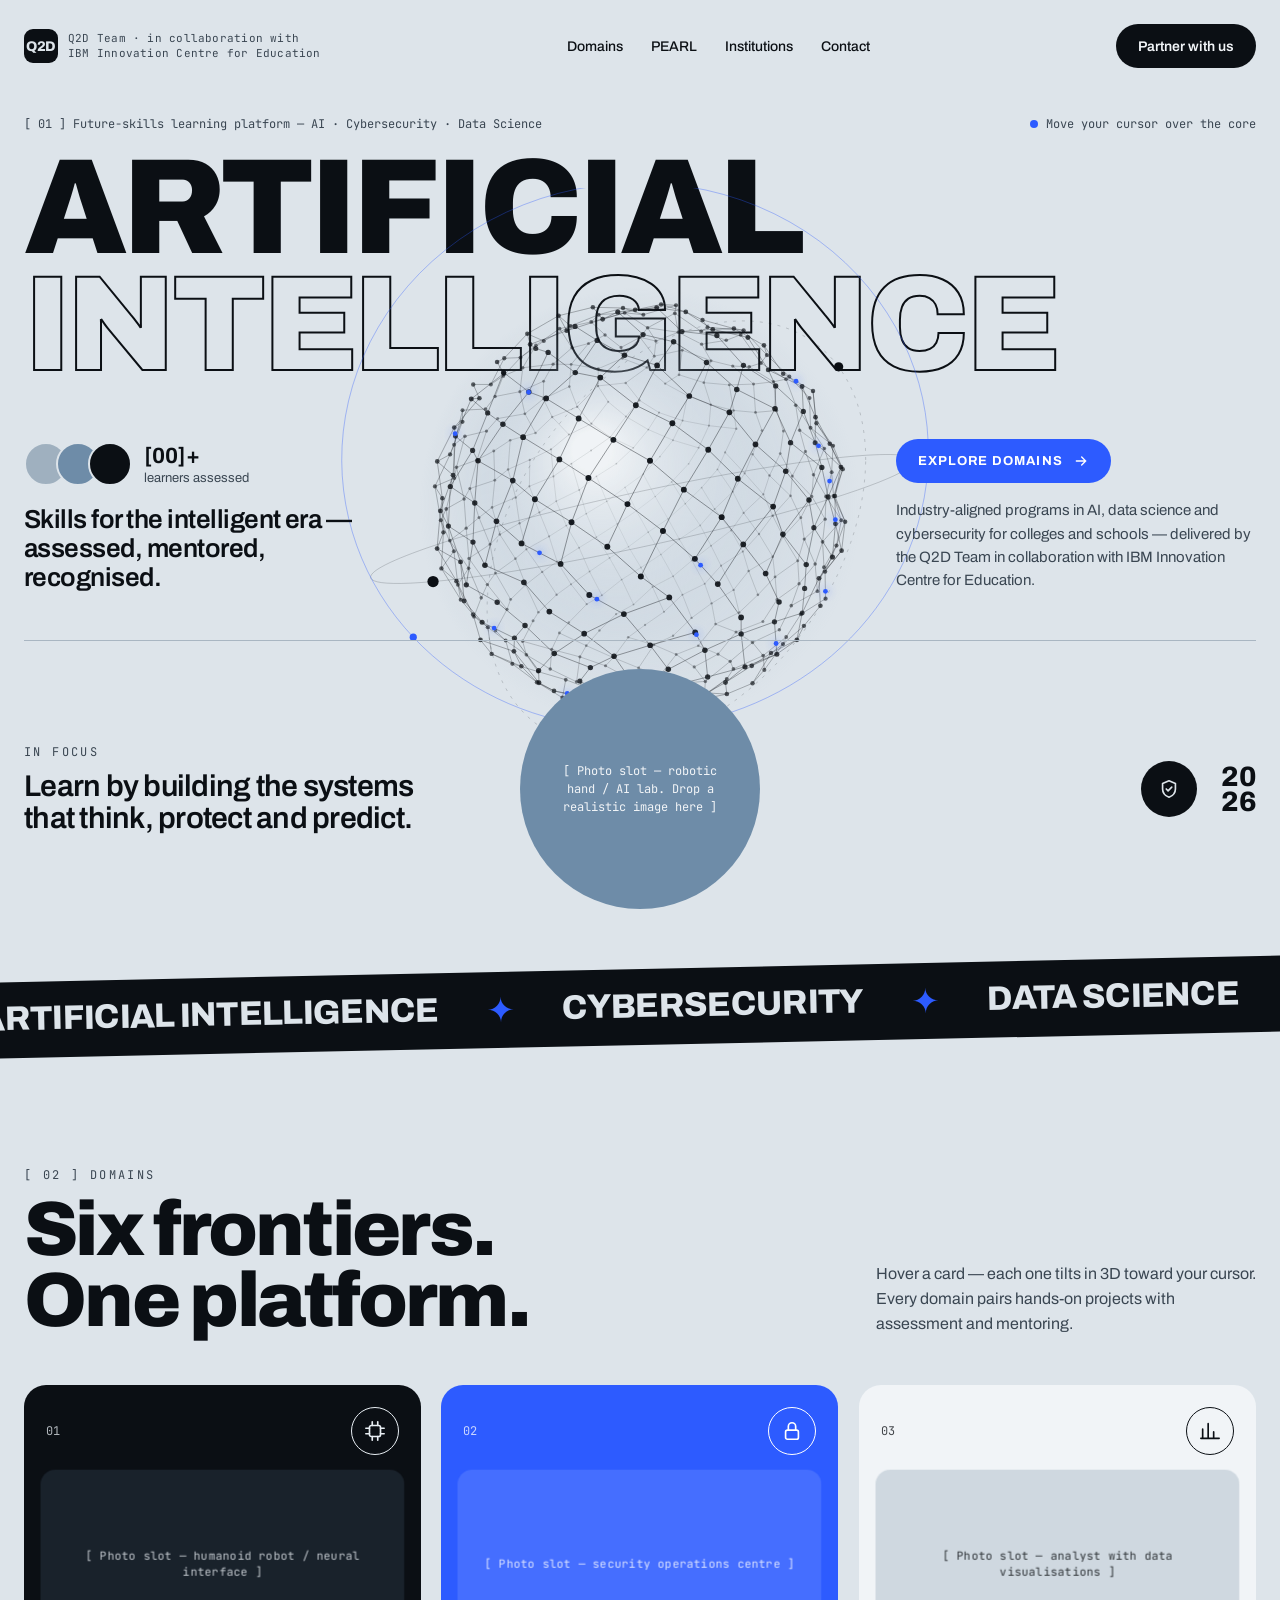
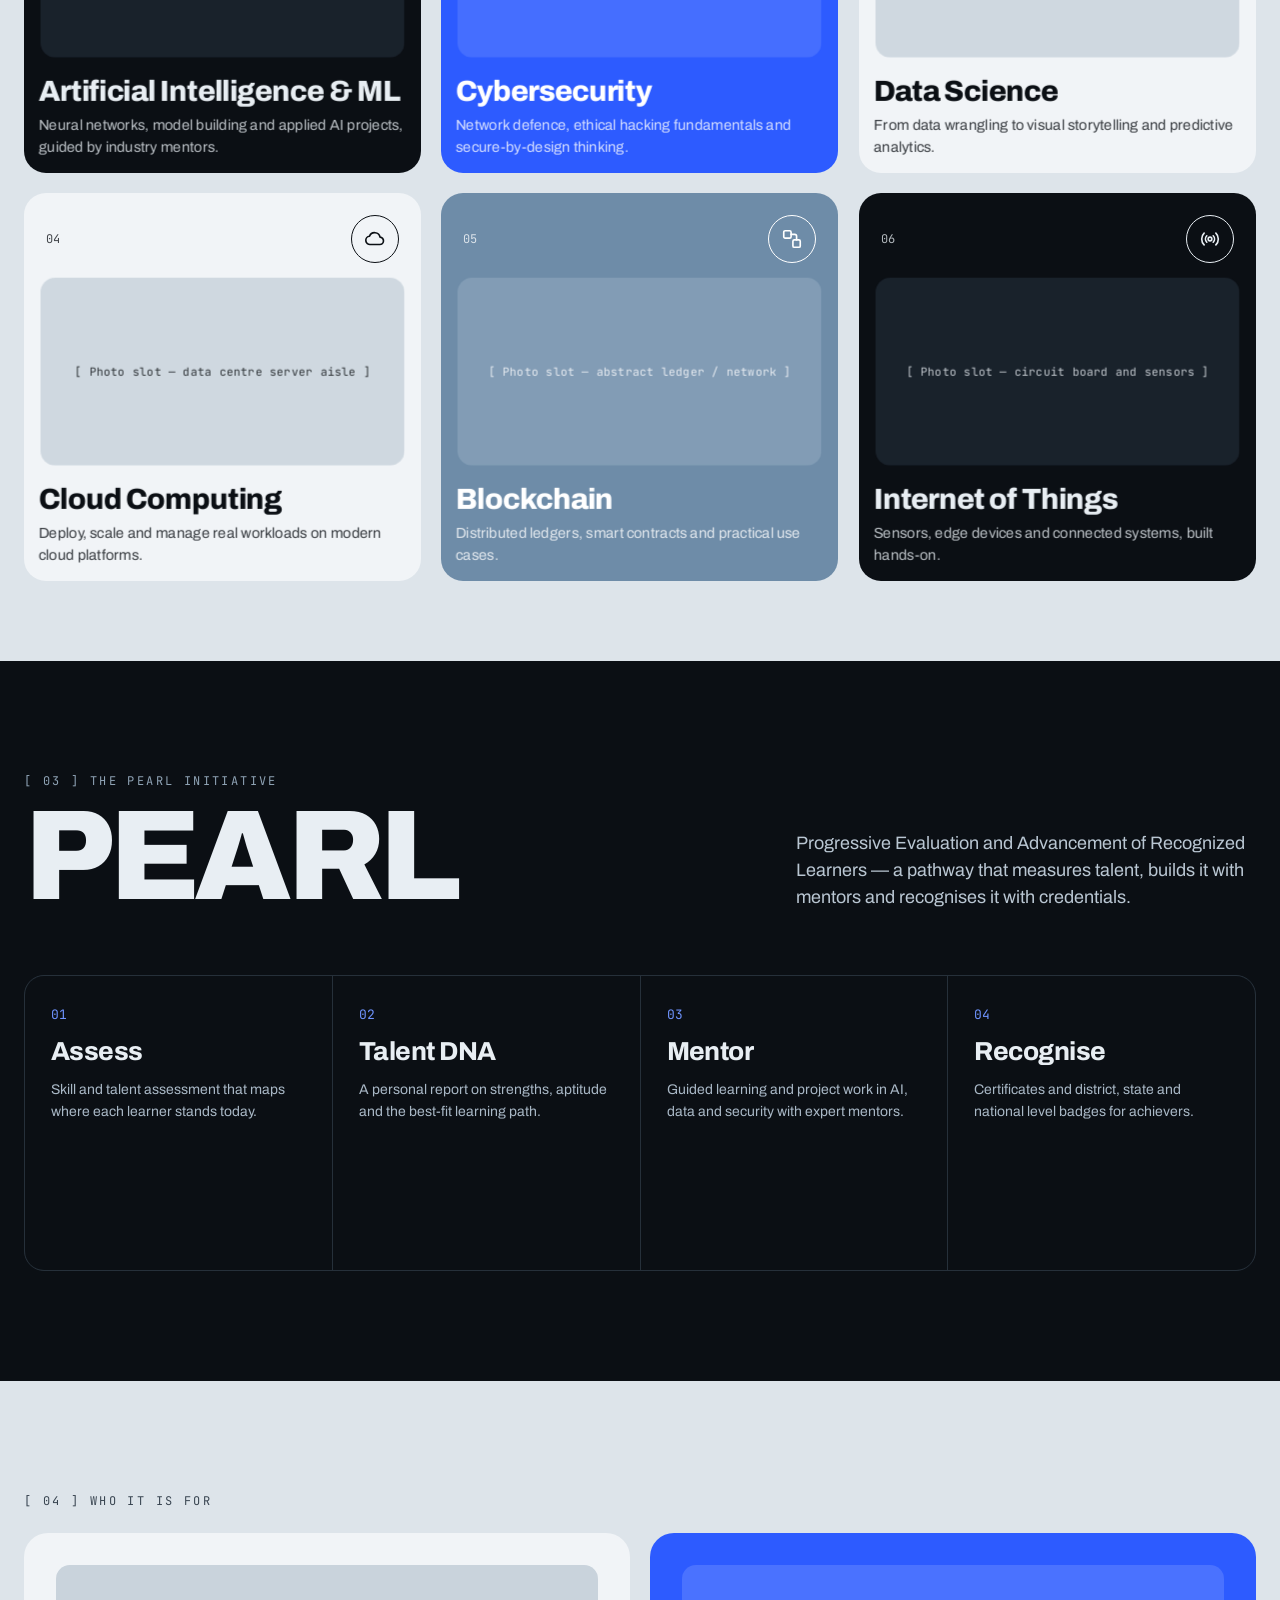
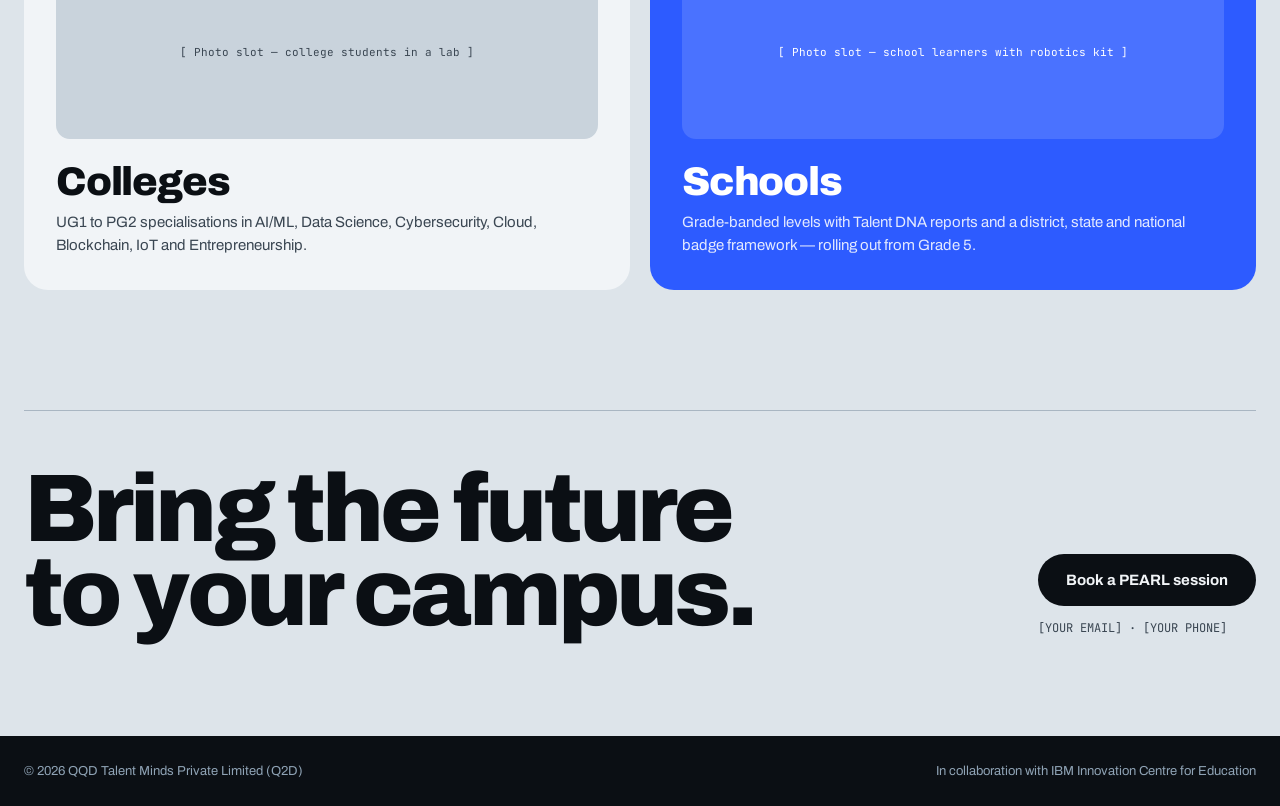
<file: landing.html>
<!doctype html>
<html lang="en">
<head>
<meta charset="utf-8">
<meta name="viewport" content="width=device-width, initial-scale=1">
<title>Q2D — Future Skills</title>
<meta name="description" content="Industry-aligned programs in AI, data science and cybersecurity for colleges and schools — by the Q2D Team in collaboration with IBM Innovation Centre for Education.">
<link rel="preconnect" href="https://fonts.googleapis.com">
<link rel="preconnect" href="https://fonts.gstatic.com" crossorigin>
<link rel="stylesheet" href="https://fonts.googleapis.com/css2?family=Archivo:wdth,wght@62..125,100..900&amp;family=JetBrains+Mono:wght@400;500&amp;display=swap">
<link rel="stylesheet" href="assets/css/landing.css">
</head>
<body>
<div class="landing" style="position: relative; min-height: 100vh; background: #DDE4EA; color: #0B0F14; font-family: 'Archivo', system-ui, sans-serif; overflow: hidden; cursor: default">

  <!-- cursor follower -->
  <div class="q2d-cursor" data-cursor aria-hidden="true" style="position: fixed; left: 0; top: 0; width: 36px; height: 36px; border: 1.5px solid #2D5BFF; border-radius: 50%; pointer-events: none; z-index: 50; transform: translate3d(-100px,-100px,0); transition: transform .08s linear, opacity .2s; opacity: 0; mix-blend-mode: multiply">
    <div style="position: absolute; left: 15px; top: 15px; width: 6px; height: 6px; background: #2D5BFF; border-radius: 50%"></div>
  </div>

  <!-- NAV -->
  <header style="max-width: 1280px; margin: 0 auto; padding: 24px 24px 0; display: flex; flex-wrap: wrap; align-items: center; justify-content: space-between; gap: 16px; position: relative; z-index: 5">
    <a href="#top" style="display: flex; align-items: center; gap: 10px; text-decoration: none; color: #0B0F14">
      <span style="width: 34px; height: 34px; border-radius: 9px; background: #0B0F14; color: #DDE4EA; display: flex; align-items: center; justify-content: center; font-weight: 800; font-size: 14px; letter-spacing: -0.02em">Q2D</span>
      <span style="font-family: 'JetBrains Mono', monospace; font-size: 11px; line-height: 1.35; color: #3A4652; letter-spacing: 0.02em">Q2D Team · in collaboration with<br>IBM Innovation Centre for Education</span>
    </a>
    <nav aria-label="Primary" style="display: flex; flex-wrap: wrap; gap: 28px; font-size: 14px; font-weight: 500">
      <a href="#domains" style="text-decoration: none">Domains</a>
      <a href="#pearl" style="text-decoration: none">PEARL</a>
      <a href="#institutions" style="text-decoration: none">Institutions</a>
      <a href="#contact" style="text-decoration: none">Contact</a>
    </nav>
    <a href="#contact" class="q2d-btn" style="display: inline-flex; align-items: center; min-height: 44px; padding: 0 22px; border-radius: 999px; background: #0B0F14; color: #F1F4F7; font-size: 14px; font-weight: 600; text-decoration: none">Partner with us</a>
  </header>

  <!-- HERO -->
  <section id="top" style="max-width: 1280px; margin: 0 auto; padding: 48px 24px 40px; position: relative">
    <div style="display: flex; flex-wrap: wrap; justify-content: space-between; gap: 12px; font-family: 'JetBrains Mono', monospace; font-size: 12px; color: #3A4652; margin-bottom: 18px">
      <span>[ 01 ] Future-skills learning platform — AI · Cybersecurity · Data Science</span>
      <span style="display: flex; align-items: center; gap: 8px"><span class="q2d-dot" style="width: 8px; height: 8px; border-radius: 50%; background: #2D5BFF"></span>Move your cursor over the core</span>
    </div>

    <h1 style="margin: 0; font-weight: 850; font-variation-settings: 'wdth' 100; font-size: clamp(46px, 10.6vw, 154px); line-height: 0.86; letter-spacing: -0.035em; white-space: nowrap; position: relative; z-index: 1; transition: transform .25s ease-out" data-parallax="18,10">
      <span style="display: block">ARTIFICIAL</span>
      <span style="display: block; color: transparent; -webkit-text-stroke: 2px #0B0F14">INTELLIGENCE</span>
    </h1>

    <!-- 3D neural core -->
    <div aria-hidden="true" style="position: absolute; left: 50%; top: 120px; width: min(640px, 92vw); height: min(640px, 92vw); transform: translateX(-50%); z-index: 2; pointer-events: none">
      <canvas data-core style="width: 100%; height: 100%; display: block"></canvas>
    </div>

    <div style="display: grid; grid-template-columns: repeat(auto-fit, minmax(260px, 1fr)); gap: 32px; margin-top: 56px; position: relative; z-index: 3; align-items: end">
      <div style="display: flex; flex-direction: column; gap: 18px; max-width: 340px; transition: transform .3s ease-out" data-parallax="-10,-6">
        <div style="display: flex; align-items: center; gap: 12px">
          <div style="display: flex">
            <span style="width: 40px; height: 40px; border-radius: 50%; background: #9FB0BF; border: 2px solid #DDE4EA"></span>
            <span style="width: 40px; height: 40px; border-radius: 50%; background: #6E8CA8; border: 2px solid #DDE4EA; margin-left: -12px"></span>
            <span style="width: 40px; height: 40px; border-radius: 50%; background: #0B0F14; border: 2px solid #DDE4EA; margin-left: -12px"></span>
          </div>
          <div style="font-size: 13px; line-height: 1.3; color: #3A4652"><strong style="font-size: 22px; color: #0B0F14; display: block">[00]+</strong>learners assessed</div>
        </div>
        <p style="margin: 0; font-size: 26px; line-height: 1.12; font-weight: 600; letter-spacing: -0.02em">Skills for the intelligent era — assessed, mentored, recognised.</p>
      </div>

      <div style="min-height: 120px"></div>

      <div style="display: flex; flex-direction: column; gap: 16px; align-items: flex-start; max-width: 360px; justify-self: end; transition: transform .3s ease-out" data-parallax="-14,-8">
        <a href="#domains" class="q2d-btn" style="display: inline-flex; align-items: center; gap: 10px; min-height: 44px; padding: 0 22px; border-radius: 999px; background: #2D5BFF; color: #FFFFFF; font-size: 13px; font-weight: 700; letter-spacing: 0.08em; text-decoration: none">EXPLORE DOMAINS
          <svg width="16" height="16" viewBox="0 0 24 24" fill="none" stroke="currentColor" stroke-width="2" stroke-linecap="round" aria-hidden="true"><path d="M5 12h14M13 6l6 6-6 6"/></svg>
        </a>
        <p style="margin: 0; font-size: 15px; line-height: 1.55; color: #3A4652">Industry-aligned programs in AI, data science and cybersecurity for colleges and schools — delivered by the Q2D Team in collaboration with IBM Innovation Centre for Education.</p>
      </div>
    </div>

    <!-- lower hero row -->
    <div style="margin-top: 48px; padding-top: 28px; border-top: 1px solid #A9B6C2; display: grid; grid-template-columns: repeat(auto-fit, minmax(240px, 1fr)); gap: 28px; align-items: center; position: relative; z-index: 3">
      <div style="display: flex; flex-direction: column; gap: 10px">
        <span style="font-family: 'JetBrains Mono', monospace; font-size: 12px; letter-spacing: 0.2em; color: #3A4652">IN FOCUS</span>
        <p style="margin: 0; font-size: 30px; line-height: 1.08; font-weight: 600; letter-spacing: -0.025em">Learn by building the systems that think, protect and predict.</p>
      </div>
      <div style="display: flex; justify-content: center; perspective: 900px">
        <div class="q2d-card" data-tilt="26" style="width: 240px; height: 240px; border-radius: 50%; background: #6E8CA8; display: flex; align-items: center; justify-content: center; text-align: center; padding: 30px; box-sizing: border-box; color: #F1F4F7; font-family: 'JetBrains Mono', monospace; font-size: 12px; line-height: 1.5">[ Photo slot — robotic hand / AI lab. Drop a realistic image here ]</div>
      </div>
      <div style="display: flex; justify-content: flex-end; align-items: center; gap: 24px">
        <span style="width: 56px; height: 56px; border-radius: 50%; background: #0B0F14; color: #DDE4EA; display: flex; align-items: center; justify-content: center">
          <svg width="22" height="22" viewBox="0 0 24 24" fill="none" stroke="currentColor" stroke-width="1.8" stroke-linecap="round" stroke-linejoin="round" aria-hidden="true"><path d="M12 3l7 3v6c0 4.5-3 7.5-7 9-4-1.5-7-4.5-7-9V6z"/><path d="M9 12l2 2 4-4"/></svg>
        </span>
        <span style="font-weight: 800; font-size: 28px; line-height: 0.9; letter-spacing: -0.02em">20<br>26</span>
      </div>
    </div>
  </section>

  <!-- MARQUEE -->
  <div aria-hidden="true" style="background: #0B0F14; color: #DDE4EA; overflow: hidden; padding: 18px 0; transform: rotate(-1.2deg); margin: 20px -20px 0">
    <div class="q2d-marquee" style="display: flex; gap: 48px; width: max-content; font-weight: 800; font-size: 34px; letter-spacing: -0.02em; white-space: nowrap">
      <span>ARTIFICIAL INTELLIGENCE</span><span style="color: #2D5BFF">✦</span><span>CYBERSECURITY</span><span style="color: #2D5BFF">✦</span><span>DATA SCIENCE</span><span style="color: #2D5BFF">✦</span><span>CLOUD</span><span style="color: #2D5BFF">✦</span><span>BLOCKCHAIN</span><span style="color: #2D5BFF">✦</span><span>IOT</span><span style="color: #2D5BFF">✦</span>
      <span>ARTIFICIAL INTELLIGENCE</span><span style="color: #2D5BFF">✦</span><span>CYBERSECURITY</span><span style="color: #2D5BFF">✦</span><span>DATA SCIENCE</span><span style="color: #2D5BFF">✦</span><span>CLOUD</span><span style="color: #2D5BFF">✦</span><span>BLOCKCHAIN</span><span style="color: #2D5BFF">✦</span><span>IOT</span><span style="color: #2D5BFF">✦</span>
    </div>
  </div>

  <!-- DOMAINS -->
  <section id="domains" style="max-width: 1280px; margin: 0 auto; padding: 120px 24px 80px">
    <div style="display: flex; flex-wrap: wrap; justify-content: space-between; align-items: flex-end; gap: 24px; margin-bottom: 48px">
      <div>
        <span style="font-family: 'JetBrains Mono', monospace; font-size: 12px; letter-spacing: 0.2em; color: #3A4652">[ 02 ] DOMAINS</span>
        <h2 style="margin: 12px 0 0; font-size: clamp(40px, 6vw, 84px); line-height: 0.92; font-weight: 850; letter-spacing: -0.035em">Six frontiers.<br>One platform.</h2>
      </div>
      <p style="margin: 0; max-width: 380px; font-size: 16px; line-height: 1.55; color: #3A4652">Hover a card — each one tilts in 3D toward your cursor. Every domain pairs hands-on projects with assessment and mentoring.</p>
    </div>

    <div style="display: grid; grid-template-columns: repeat(auto-fit, minmax(300px, 1fr)); gap: 20px">
        <div style="perspective: 1000px">
          <article class="q2d-card" data-tilt="14" style="background: #0B0F14; color: #E8EEF3; border-radius: 22px; padding: 22px; min-height: 380px; box-sizing: border-box; display: flex; flex-direction: column; gap: 18px; transform-style: preserve-3d">
            <div style="display: flex; justify-content: space-between; align-items: center">
              <span style="font-family: 'JetBrains Mono', monospace; font-size: 12px; opacity: 0.75">01</span>
              <span style="width: 46px; height: 46px; border-radius: 50%; border: 1.5px solid currentColor; display: flex; align-items: center; justify-content: center"><svg width="22" height="22" viewBox="0 0 24 24" fill="none" stroke="currentColor" stroke-width="1.8" stroke-linecap="round" stroke-linejoin="round" aria-hidden="true"><rect x="6" y="6" width="12" height="12" rx="2"/><path d="M9 2v4M15 2v4M9 18v4M15 18v4M2 9h4M2 15h4M18 9h4M18 15h4"/></svg></span>
            </div>
            <div style="flex: 1; min-height: 150px; border-radius: 14px; background: #1D2630; display: flex; align-items: center; justify-content: center; text-align: center; padding: 16px; font-family: 'JetBrains Mono', monospace; font-size: 11px; line-height: 1.5; opacity: 0.85; transform: translateZ(30px)">[ Photo slot — humanoid robot / neural interface ]</div>
            <div style="transform: translateZ(40px)">
              <h3 style="margin: 0 0 8px; font-size: 28px; line-height: 1; font-weight: 800; letter-spacing: -0.025em">Artificial Intelligence &amp; ML</h3>
              <p style="margin: 0; font-size: 14px; line-height: 1.5; opacity: 0.8">Neural networks, model building and applied AI projects, guided by industry mentors.</p>
            </div>
          </article>
        </div>
        <div style="perspective: 1000px">
          <article class="q2d-card" data-tilt="14" style="background: #2D5BFF; color: #FFFFFF; border-radius: 22px; padding: 22px; min-height: 380px; box-sizing: border-box; display: flex; flex-direction: column; gap: 18px; transform-style: preserve-3d">
            <div style="display: flex; justify-content: space-between; align-items: center">
              <span style="font-family: 'JetBrains Mono', monospace; font-size: 12px; opacity: 0.75">02</span>
              <span style="width: 46px; height: 46px; border-radius: 50%; border: 1.5px solid currentColor; display: flex; align-items: center; justify-content: center"><svg width="22" height="22" viewBox="0 0 24 24" fill="none" stroke="currentColor" stroke-width="1.8" stroke-linecap="round" stroke-linejoin="round" aria-hidden="true"><rect x="5" y="11" width="14" height="10" rx="2"/><path d="M8 11V7a4 4 0 0 1 8 0v4"/></svg></span>
            </div>
            <div style="flex: 1; min-height: 150px; border-radius: 14px; background: #4A72FF; display: flex; align-items: center; justify-content: center; text-align: center; padding: 16px; font-family: 'JetBrains Mono', monospace; font-size: 11px; line-height: 1.5; opacity: 0.85; transform: translateZ(30px)">[ Photo slot — security operations centre ]</div>
            <div style="transform: translateZ(40px)">
              <h3 style="margin: 0 0 8px; font-size: 28px; line-height: 1; font-weight: 800; letter-spacing: -0.025em">Cybersecurity</h3>
              <p style="margin: 0; font-size: 14px; line-height: 1.5; opacity: 0.8">Network defence, ethical hacking fundamentals and secure-by-design thinking.</p>
            </div>
          </article>
        </div>
        <div style="perspective: 1000px">
          <article class="q2d-card" data-tilt="14" style="background: #F1F4F7; color: #0B0F14; border-radius: 22px; padding: 22px; min-height: 380px; box-sizing: border-box; display: flex; flex-direction: column; gap: 18px; transform-style: preserve-3d">
            <div style="display: flex; justify-content: space-between; align-items: center">
              <span style="font-family: 'JetBrains Mono', monospace; font-size: 12px; opacity: 0.75">03</span>
              <span style="width: 46px; height: 46px; border-radius: 50%; border: 1.5px solid currentColor; display: flex; align-items: center; justify-content: center"><svg width="22" height="22" viewBox="0 0 24 24" fill="none" stroke="currentColor" stroke-width="1.8" stroke-linecap="round" stroke-linejoin="round" aria-hidden="true"><path d="M4 20V10M10 20V4M16 20v-7M22 20H2"/></svg></span>
            </div>
            <div style="flex: 1; min-height: 150px; border-radius: 14px; background: #C9D3DC; display: flex; align-items: center; justify-content: center; text-align: center; padding: 16px; font-family: 'JetBrains Mono', monospace; font-size: 11px; line-height: 1.5; opacity: 0.85; transform: translateZ(30px)">[ Photo slot — analyst with data visualisations ]</div>
            <div style="transform: translateZ(40px)">
              <h3 style="margin: 0 0 8px; font-size: 28px; line-height: 1; font-weight: 800; letter-spacing: -0.025em">Data Science</h3>
              <p style="margin: 0; font-size: 14px; line-height: 1.5; opacity: 0.8">From data wrangling to visual storytelling and predictive analytics.</p>
            </div>
          </article>
        </div>
        <div style="perspective: 1000px">
          <article class="q2d-card" data-tilt="14" style="background: #F1F4F7; color: #0B0F14; border-radius: 22px; padding: 22px; min-height: 380px; box-sizing: border-box; display: flex; flex-direction: column; gap: 18px; transform-style: preserve-3d">
            <div style="display: flex; justify-content: space-between; align-items: center">
              <span style="font-family: 'JetBrains Mono', monospace; font-size: 12px; opacity: 0.75">04</span>
              <span style="width: 46px; height: 46px; border-radius: 50%; border: 1.5px solid currentColor; display: flex; align-items: center; justify-content: center"><svg width="22" height="22" viewBox="0 0 24 24" fill="none" stroke="currentColor" stroke-width="1.8" stroke-linecap="round" stroke-linejoin="round" aria-hidden="true"><path d="M7 18h10a4 4 0 0 0 .5-8A6 6 0 0 0 6 9a4.5 4.5 0 0 0 1 9z"/></svg></span>
            </div>
            <div style="flex: 1; min-height: 150px; border-radius: 14px; background: #C9D3DC; display: flex; align-items: center; justify-content: center; text-align: center; padding: 16px; font-family: 'JetBrains Mono', monospace; font-size: 11px; line-height: 1.5; opacity: 0.85; transform: translateZ(30px)">[ Photo slot — data centre server aisle ]</div>
            <div style="transform: translateZ(40px)">
              <h3 style="margin: 0 0 8px; font-size: 28px; line-height: 1; font-weight: 800; letter-spacing: -0.025em">Cloud Computing</h3>
              <p style="margin: 0; font-size: 14px; line-height: 1.5; opacity: 0.8">Deploy, scale and manage real workloads on modern cloud platforms.</p>
            </div>
          </article>
        </div>
        <div style="perspective: 1000px">
          <article class="q2d-card" data-tilt="14" style="background: #6E8CA8; color: #FFFFFF; border-radius: 22px; padding: 22px; min-height: 380px; box-sizing: border-box; display: flex; flex-direction: column; gap: 18px; transform-style: preserve-3d">
            <div style="display: flex; justify-content: space-between; align-items: center">
              <span style="font-family: 'JetBrains Mono', monospace; font-size: 12px; opacity: 0.75">05</span>
              <span style="width: 46px; height: 46px; border-radius: 50%; border: 1.5px solid currentColor; display: flex; align-items: center; justify-content: center"><svg width="22" height="22" viewBox="0 0 24 24" fill="none" stroke="currentColor" stroke-width="1.8" stroke-linecap="round" stroke-linejoin="round" aria-hidden="true"><rect x="3" y="3" width="8" height="8" rx="1.5"/><rect x="13" y="13" width="8" height="8" rx="1.5"/><path d="M11 7h4a2 2 0 0 1 2 2v4"/></svg></span>
            </div>
            <div style="flex: 1; min-height: 150px; border-radius: 14px; background: #86A0B8; display: flex; align-items: center; justify-content: center; text-align: center; padding: 16px; font-family: 'JetBrains Mono', monospace; font-size: 11px; line-height: 1.5; opacity: 0.85; transform: translateZ(30px)">[ Photo slot — abstract ledger / network ]</div>
            <div style="transform: translateZ(40px)">
              <h3 style="margin: 0 0 8px; font-size: 28px; line-height: 1; font-weight: 800; letter-spacing: -0.025em">Blockchain</h3>
              <p style="margin: 0; font-size: 14px; line-height: 1.5; opacity: 0.8">Distributed ledgers, smart contracts and practical use cases.</p>
            </div>
          </article>
        </div>
        <div style="perspective: 1000px">
          <article class="q2d-card" data-tilt="14" style="background: #0B0F14; color: #E8EEF3; border-radius: 22px; padding: 22px; min-height: 380px; box-sizing: border-box; display: flex; flex-direction: column; gap: 18px; transform-style: preserve-3d">
            <div style="display: flex; justify-content: space-between; align-items: center">
              <span style="font-family: 'JetBrains Mono', monospace; font-size: 12px; opacity: 0.75">06</span>
              <span style="width: 46px; height: 46px; border-radius: 50%; border: 1.5px solid currentColor; display: flex; align-items: center; justify-content: center"><svg width="22" height="22" viewBox="0 0 24 24" fill="none" stroke="currentColor" stroke-width="1.8" stroke-linecap="round" stroke-linejoin="round" aria-hidden="true"><circle cx="12" cy="12" r="2"/><path d="M8.5 8.5a5 5 0 0 0 0 7M15.5 8.5a5 5 0 0 1 0 7M5.6 5.6a9 9 0 0 0 0 12.8M18.4 5.6a9 9 0 0 1 0 12.8"/></svg></span>
            </div>
            <div style="flex: 1; min-height: 150px; border-radius: 14px; background: #1D2630; display: flex; align-items: center; justify-content: center; text-align: center; padding: 16px; font-family: 'JetBrains Mono', monospace; font-size: 11px; line-height: 1.5; opacity: 0.85; transform: translateZ(30px)">[ Photo slot — circuit board and sensors ]</div>
            <div style="transform: translateZ(40px)">
              <h3 style="margin: 0 0 8px; font-size: 28px; line-height: 1; font-weight: 800; letter-spacing: -0.025em">Internet of Things</h3>
              <p style="margin: 0; font-size: 14px; line-height: 1.5; opacity: 0.8">Sensors, edge devices and connected systems, built hands-on.</p>
            </div>
          </article>
        </div>
    </div>
  </section>

  <!-- PEARL -->
  <section id="pearl" style="background: #0B0F14; color: #E8EEF3; position: relative">
    <div style="max-width: 1280px; margin: 0 auto; padding: 110px 24px">
      <span style="font-family: 'JetBrains Mono', monospace; font-size: 12px; letter-spacing: 0.2em; color: #8FA3B5">[ 03 ] THE PEARL INITIATIVE</span>
      <div style="display: flex; flex-wrap: wrap; justify-content: space-between; gap: 32px; margin: 14px 0 64px">
        <h2 style="margin: 0; font-size: clamp(56px, 10vw, 150px); line-height: 0.85; font-weight: 850; letter-spacing: -0.045em; transition: transform .3s ease-out" data-parallax="30,0">PEARL</h2>
        <p style="margin: 0; max-width: 460px; font-size: 18px; line-height: 1.5; color: #B9C6D2; align-self: flex-end">Progressive Evaluation and Advancement of Recognized Learners — a pathway that measures talent, builds it with mentors and recognises it with credentials.</p>
      </div>
      <div style="display: grid; grid-template-columns: repeat(auto-fit, minmax(230px, 1fr)); gap: 1px; background: #26303A; border: 1px solid #26303A; border-radius: 20px; overflow: hidden">
          <div style="background: #0B0F14; padding: 30px 26px 34px; display: flex; flex-direction: column; gap: 14px; min-height: 230px">
            <span style="font-family: 'JetBrains Mono', monospace; font-size: 13px; color: #6F94FF">01</span>
            <h3 style="margin: 0; font-size: 26px; font-weight: 750; letter-spacing: -0.02em">Assess</h3>
            <p style="margin: 0; font-size: 14px; line-height: 1.55; color: #A9B8C6">Skill and talent assessment that maps where each learner stands today.</p>
          </div>
          <div style="background: #0B0F14; padding: 30px 26px 34px; display: flex; flex-direction: column; gap: 14px; min-height: 230px">
            <span style="font-family: 'JetBrains Mono', monospace; font-size: 13px; color: #6F94FF">02</span>
            <h3 style="margin: 0; font-size: 26px; font-weight: 750; letter-spacing: -0.02em">Talent DNA</h3>
            <p style="margin: 0; font-size: 14px; line-height: 1.55; color: #A9B8C6">A personal report on strengths, aptitude and the best-fit learning path.</p>
          </div>
          <div style="background: #0B0F14; padding: 30px 26px 34px; display: flex; flex-direction: column; gap: 14px; min-height: 230px">
            <span style="font-family: 'JetBrains Mono', monospace; font-size: 13px; color: #6F94FF">03</span>
            <h3 style="margin: 0; font-size: 26px; font-weight: 750; letter-spacing: -0.02em">Mentor</h3>
            <p style="margin: 0; font-size: 14px; line-height: 1.55; color: #A9B8C6">Guided learning and project work in AI, data and security with expert mentors.</p>
          </div>
          <div style="background: #0B0F14; padding: 30px 26px 34px; display: flex; flex-direction: column; gap: 14px; min-height: 230px">
            <span style="font-family: 'JetBrains Mono', monospace; font-size: 13px; color: #6F94FF">04</span>
            <h3 style="margin: 0; font-size: 26px; font-weight: 750; letter-spacing: -0.02em">Recognise</h3>
            <p style="margin: 0; font-size: 14px; line-height: 1.55; color: #A9B8C6">Certificates and district, state and national level badges for achievers.</p>
          </div>
      </div>
    </div>
  </section>

  <!-- INSTITUTIONS -->
  <section id="institutions" style="max-width: 1280px; margin: 0 auto; padding: 110px 24px 80px">
    <span style="font-family: 'JetBrains Mono', monospace; font-size: 12px; letter-spacing: 0.2em; color: #3A4652">[ 04 ] WHO IT IS FOR</span>
    <div style="display: grid; grid-template-columns: repeat(auto-fit, minmax(320px, 1fr)); gap: 20px; margin-top: 24px">
      <div style="perspective: 1100px">
        <div class="q2d-card" data-tilt="10" style="background: #F1F4F7; border-radius: 24px; padding: 32px; min-height: 340px; box-sizing: border-box; display: flex; flex-direction: column; justify-content: space-between; gap: 24px">
          <div style="height: 150px; border-radius: 14px; background: #C9D3DC; display: flex; align-items: center; justify-content: center; font-family: 'JetBrains Mono', monospace; font-size: 11px; color: #3A4652; text-align: center; padding: 12px">[ Photo slot — college students in a lab ]</div>
          <div>
            <h3 style="margin: 0 0 10px; font-size: 40px; line-height: 0.95; font-weight: 850; letter-spacing: -0.03em">Colleges</h3>
            <p style="margin: 0; font-size: 15px; line-height: 1.55; color: #3A4652">UG1 to PG2 specialisations in AI/ML, Data Science, Cybersecurity, Cloud, Blockchain, IoT and Entrepreneurship.</p>
          </div>
        </div>
      </div>
      <div style="perspective: 1100px">
        <div class="q2d-card" data-tilt="10" style="background: #2D5BFF; color: #FFFFFF; border-radius: 24px; padding: 32px; min-height: 340px; box-sizing: border-box; display: flex; flex-direction: column; justify-content: space-between; gap: 24px">
          <div style="height: 150px; border-radius: 14px; background: #4A72FF; display: flex; align-items: center; justify-content: center; font-family: 'JetBrains Mono', monospace; font-size: 11px; text-align: center; padding: 12px">[ Photo slot — school learners with robotics kit ]</div>
          <div>
            <h3 style="margin: 0 0 10px; font-size: 40px; line-height: 0.95; font-weight: 850; letter-spacing: -0.03em">Schools</h3>
            <p style="margin: 0; font-size: 15px; line-height: 1.55; color: #E3E9FF">Grade-banded levels with Talent DNA reports and a district, state and national badge framework — rolling out from Grade 5.</p>
          </div>
        </div>
      </div>
    </div>
  </section>

  <!-- CTA -->
  <section id="contact" style="max-width: 1280px; margin: 0 auto; padding: 40px 24px 100px">
    <div style="border-top: 1px solid #A9B6C2; padding-top: 56px; display: flex; flex-wrap: wrap; justify-content: space-between; align-items: flex-end; gap: 32px">
      <h2 style="margin: 0; font-size: clamp(44px, 7.5vw, 112px); line-height: 0.88; font-weight: 850; letter-spacing: -0.04em">Bring the future<br>to your campus.</h2>
      <div style="display: flex; flex-direction: column; gap: 14px; align-items: flex-start">
        <a href="mailto:[YOUR EMAIL]" class="q2d-btn" style="display: inline-flex; align-items: center; min-height: 52px; padding: 0 28px; border-radius: 999px; background: #0B0F14; color: #F1F4F7; font-size: 15px; font-weight: 700; text-decoration: none">Book a PEARL session</a>
        <span style="font-family: 'JetBrains Mono', monospace; font-size: 12px; color: #3A4652">[YOUR EMAIL] · [YOUR PHONE]</span>
      </div>
    </div>
  </section>

  <footer style="background: #0B0F14; color: #8FA3B5; font-size: 13px">
    <div style="max-width: 1280px; margin: 0 auto; padding: 28px 24px; display: flex; flex-wrap: wrap; justify-content: space-between; gap: 12px">
      <span>© 2026 QQD Talent Minds Private Limited (Q2D)</span>
      <span>In collaboration with IBM Innovation Centre for Education</span>
    </div>
  </footer>
</div>

<script src="assets/js/landing.js"></script>
</body>
</html>
</file>
<file: assets/css/journey.css>
/* Q2D Journey page (index.html) */

/* Base */
[hidden] { display: none !important; }
html { scroll-behavior: smooth; }
body{margin:0;background:#050505;-webkit-font-smoothing:antialiased}
a{color:#FFFFFF}a:hover{color:#6F94FF}
@keyframes q2dspin{to{transform:rotate(360deg)}}
/* Hero + navbar styles, adapted from the ember hero template.
   Real CSS (no utilities) so the measured values stay exactly as designed. */

:root {
  --ground: #2a0b02;
  --ground-deep: #120400;
  --ink: #ffffff;
  --ink-soft: rgba(255, 255, 255, 0.72);
  --ink-faint: rgba(255, 255, 255, 0.46);
  --ink-ghost: rgba(255, 255, 255, 0.2);

  --flame: #ff3d00;
  --flame-lit: #ff8a1f;

  /* warm glass — a neutral grey tint reads pasted-on over this footage */
  --glass: rgba(56, 20, 6, 0.42);
  --glass-strong: rgba(40, 13, 3, 0.62);
  --hair: rgba(255, 255, 255, 0.14);
  --hair-soft: rgba(255, 255, 255, 0.08);

  --ease-out: cubic-bezier(0.16, 1, 0.3, 1);
  --gutter: clamp(18px, 2.6vw, 44px);

  --font-display: "Inter Tight", system-ui, -apple-system, "Segoe UI", sans-serif;
  --font-body: "Inter", system-ui, -apple-system, "Segoe UI", sans-serif;
  --font-italic: "Instrument Serif", Georgia, serif;
}

:focus-visible {
  outline: 2px solid var(--flame-lit);
  outline-offset: 3px;
  border-radius: 4px;
}

.skip-link {
  position: absolute;
  left: -9999px;
  top: 12px;
  z-index: 100;
  padding: 10px 16px;
  border-radius: 999px;
  background: #fff;
  color: #150500;
  font-size: 14px;
  font-weight: 600;
}
.skip-link:focus { left: 12px; }

/* Shared button system — pill geometry. */
.btn {
  display: inline-flex;
  align-items: center;
  gap: 10px;
  border-radius: 999px;
  font-family: var(--font-body);
  font-weight: 500;
  letter-spacing: -0.01em;
  white-space: nowrap;
  transition: transform 0.35s var(--ease-out), background-color 0.35s var(--ease-out),
    box-shadow 0.35s var(--ease-out), border-color 0.35s var(--ease-out);
}
.btn--light {
  padding: 0.72em 1.35em;
  background: #fff;
  color: #180600;
  box-shadow: 0 10px 26px rgba(0, 0, 0, 0.35);
}
.btn--light:hover { transform: translateY(-1px); background: #fff4ec; }
.btn--flame {
  padding: 0.5em 0.5em 0.5em 1.5em;
  background: linear-gradient(96deg, var(--flame) 0%, var(--flame-lit) 100%);
  color: #fff;
  font-weight: 600;
  box-shadow: 0 14px 40px rgba(255, 61, 0, 0.38);
}
.btn--flame:hover { transform: translateY(-2px); box-shadow: 0 20px 52px rgba(255, 61, 0, 0.5); }

/* ================= Navbar ================= */
.nav {
  position: absolute;
  inset: 0 0 auto;
  z-index: 20;
  display: flex;
  align-items: center;
  justify-content: space-between;
  gap: 16px;
  padding: clamp(14px, 1.7vw, 22px) var(--gutter);
  font-family: var(--font-body);
  color: var(--ink);
}
.nav__brand {
  display: inline-flex;
  align-items: center;
  gap: 9px;
  font-family: var(--font-display);
  font-size: clamp(18px, 1.5vw, 22px);
  font-weight: 600;
  letter-spacing: -0.025em;
}
.nav__logo { width: 1.3em; height: 1.3em; }
.nav__pill {
  display: none;
  padding: 5px;
  border: 1px solid var(--hair);
  border-radius: 12px;
  background: rgba(28, 10, 2, 0.34);
  backdrop-filter: blur(14px);
  -webkit-backdrop-filter: blur(14px);
}
.nav__pill ul { display: flex; align-items: center; gap: 3px; margin: 0; padding: 0; list-style: none; }
.nav__pill a {
  display: inline-flex;
  align-items: center;
  gap: 6px;
  padding: 8px 13px;
  border-radius: 8px;
  font-size: 13.5px;
  font-weight: 450;
  color: rgba(255, 255, 255, 0.82);
  background: rgba(255, 255, 255, 0.05);
  transition: background-color 0.3s var(--ease-out), color 0.3s var(--ease-out);
}
.nav__pill a:hover { background: rgba(255, 255, 255, 0.14); color: #fff; }
.nav__actions { display: flex; align-items: center; gap: 10px; }
.nav__cta { font-size: 13.5px; font-weight: 550; }
.nav__burger {
  display: grid;
  place-items: center;
  width: 40px;
  height: 40px;
  border: 1px solid var(--hair);
  border-radius: 10px;
  background: rgba(28, 10, 2, 0.4);
  backdrop-filter: blur(10px);
  color: #fff;
}
.nav__burger svg { width: 20px; height: 20px; }
.nav__sheet {
  position: absolute;
  inset: 68px 12px auto;
  padding: 18px;
  border: 1px solid var(--hair);
  border-radius: 18px;
  background: rgba(18, 5, 0, 0.94);
  backdrop-filter: blur(20px);
}
.nav__sheet ul { margin: 0 0 14px; padding: 0; list-style: none; display: grid; gap: 2px; }
.nav__sheet a { display: block; padding: 12px 10px; border-radius: 10px; font-size: 16px; color: rgba(255, 255, 255, 0.86); }
.nav__sheet a:hover { background: rgba(255, 255, 255, 0.07); }
.nav__sheet-cta { width: 100%; justify-content: center; padding: 0.85em 1.4em; }

@media (min-width: 940px) {
  .nav__pill { display: block; }
  .nav__burger { display: none; }
}
@media (max-width: 480px) {
  .nav__cta { display: none; }
}

/* ================= Hero ================= */
.hero {
  --scale: 1;
  --ui-scale: 1;

  position: relative;
  isolation: isolate;
  display: flex;
  flex-direction: column;
  min-height: 100svh;
  overflow: hidden;
  padding: calc(86px * var(--scale)) var(--gutter) calc(26px * var(--scale));
  background: linear-gradient(165deg, var(--ground) 0%, var(--ground-deep) 70%);
  font-family: var(--font-body);
  color: var(--ink);
}

/* hand-off into the dark scroll story below */
.hero::after {
  content: "";
  position: absolute;
  inset: auto 0 0;
  height: 120px;
  z-index: -1;
  background: linear-gradient(180deg, rgba(5, 5, 5, 0), #050505);
  pointer-events: none;
}

.hero__media { position: absolute; inset: 0; z-index: -1; }

/* Animated ember horizon — stands in until the video can play. */
.hero__fallback {
  position: absolute;
  inset: -10%;
  background:
    radial-gradient(55% 45% at 74% 62%, rgba(255, 120, 30, 0.75) 0%, rgba(255, 61, 0, 0.35) 38%, rgba(255, 61, 0, 0) 70%),
    radial-gradient(40% 30% at 86% 40%, rgba(255, 170, 70, 0.4) 0%, rgba(255, 170, 70, 0) 70%),
    linear-gradient(180deg, rgba(0, 0, 0, 0) 55%, rgba(255, 80, 10, 0.18) 72%, rgba(0, 0, 0, 0) 88%);
  animation: ember-drift 14s ease-in-out infinite alternate;
}
@keyframes ember-drift {
  from { transform: translate3d(0, 0, 0) scale(1); }
  to { transform: translate3d(-3%, -2%, 0) scale(1.06); }
}

.hero__video {
  position: absolute;
  inset: 0;
  width: 100%;
  height: 100%;
  object-fit: cover;
  object-position: 68% center;
  opacity: 0;
  transform: scale(1.04);
  transition: opacity 1.1s var(--ease-out), transform 2.4s var(--ease-out);
}
.hero__video.is-ready { opacity: 1; transform: scale(1); }

/* Asymmetric scrim: heavy left wash under the copy, a soft floor for the
   footer strip, and almost nothing over the subject. */
.hero__scrim {
  position: absolute;
  inset: 0;
  background:
    linear-gradient(96deg, rgba(10, 3, 0, 0.9) 0%, rgba(14, 4, 0, 0.66) 30%,
      rgba(20, 6, 0, 0.16) 52%, rgba(20, 6, 0, 0) 68%),
    linear-gradient(0deg, rgba(9, 2, 0, 0.78) 0%, rgba(9, 2, 0, 0.12) 28%, rgba(0, 0, 0, 0) 46%),
    linear-gradient(180deg, rgba(8, 2, 0, 0.5) 0%, rgba(0, 0, 0, 0) 22%);
}

.hero__rules {
  position: absolute;
  inset: 0;
  display: flex;
  justify-content: space-between;
  padding: 0 30%;
  pointer-events: none;
}
.hero__rules span { width: 1px; background: rgba(255, 255, 255, 0.055); }
.hero__rules span:nth-child(2) { margin-left: 14px; }

.hero__inner {
  flex: 1;
  display: grid;
  grid-template-columns: minmax(0, 1fr);
  align-content: center;
  gap: 40px;
}
.hero__lead { max-width: 680px; }

.hero__note {
  display: flex;
  align-items: center;
  gap: 10px;
  padding-top: calc(13px * var(--ui-scale));
  border-top: 1px solid var(--hair-soft);
  width: fit-content;
  max-width: 320px;
  font-size: calc(11.5px * var(--ui-scale));
  line-height: 1.45;
  letter-spacing: 0.005em;
  color: var(--ink-faint);
}
.hero__note-icon { width: calc(20px * var(--ui-scale)); height: calc(20px * var(--ui-scale)); flex: none; }

.hero__title {
  margin-top: calc(24px * var(--scale));
  font-family: var(--font-display);
  font-size: calc(clamp(2.7rem, 6.4vw, 6.1rem) * var(--scale));
  font-weight: 600;
  line-height: 0.9;
  letter-spacing: -0.035em;
  text-shadow: 0 6px 40px rgba(0, 0, 0, 0.45);
}
.hero__title em {
  font-family: var(--font-italic);
  font-weight: 400;
  font-style: italic;
  letter-spacing: -0.005em;
}

.hero__sub {
  margin-top: calc(20px * var(--scale));
  max-width: calc(430px * var(--scale));
  font-size: calc(15px * var(--ui-scale));
  line-height: 1.58;
  color: var(--ink-soft);
}

.hero__cta {
  display: flex;
  align-items: center;
  flex-wrap: wrap;
  gap: calc(20px * var(--ui-scale));
  margin-top: calc(26px * var(--scale));
}
.hero__go { font-size: calc(15px * var(--ui-scale)); }
.hero__go-dot {
  display: grid;
  place-items: center;
  width: 2.55em;
  height: 2.55em;
  border-radius: 999px;
  background: #fff;
  color: #1a0600;
}
.hero__go-dot svg { width: 1.15em; height: 1.15em; }

.hero__proof { display: flex; align-items: center; gap: 10px; }
.hero__faces { display: flex; }
.hero__faces i {
  width: calc(28px * var(--ui-scale));
  height: calc(28px * var(--ui-scale));
  margin-left: -9px;
  border-radius: 999px;
  border: 2px solid rgba(22, 7, 0, 0.85);
  background: linear-gradient(140deg, var(--a), var(--b));
}
.hero__faces i:first-child { margin-left: 0; }
.hero__proof-text { display: grid; font-size: calc(10px * var(--ui-scale)); line-height: 1.4; color: var(--ink-faint); }
.hero__proof-text strong { font-size: calc(12px * var(--ui-scale)); font-weight: 550; color: rgba(255, 255, 255, 0.9); }

.hero__stats {
  display: flex;
  flex-wrap: wrap;
  gap: calc(14px * var(--scale));
  margin: calc(30px * var(--scale)) 0 0;
  padding: 0;
  list-style: none;
}
.stat {
  position: relative;
  display: grid;
  align-content: space-between;
  width: calc(200px * var(--scale));
  min-height: calc(132px * var(--scale));
  padding: calc(18px * var(--ui-scale));
  border: 1px solid var(--hair);
  border-radius: 16px;
  background: var(--glass);
  backdrop-filter: blur(16px) saturate(1.1);
  -webkit-backdrop-filter: blur(16px) saturate(1.1);
  box-shadow: inset 0 1px 0 rgba(255, 255, 255, 0.09);
}
.stat:nth-child(2) { background: linear-gradient(150deg, rgba(120, 30, 4, 0.5), rgba(48, 14, 2, 0.5)); }
.stat__mark {
  position: absolute;
  top: calc(14px * var(--ui-scale));
  right: calc(16px * var(--ui-scale));
  font-size: calc(15px * var(--ui-scale));
  color: var(--ink-faint);
}
.stat__value {
  font-family: var(--font-display);
  font-size: calc(clamp(1.7rem, 2.4vw, 2.3rem) * var(--scale));
  font-weight: 500;
  line-height: 1;
  letter-spacing: -0.03em;
}
.stat__label { font-size: calc(11.5px * var(--ui-scale)); color: var(--ink-faint); }
.stat__rule {
  position: absolute;
  right: calc(16px * var(--ui-scale));
  bottom: calc(22px * var(--ui-scale));
  width: 14px;
  height: 1px;
  background: rgba(255, 255, 255, 0.28);
}

.hero__ghost {
  display: none;
  align-self: start;
  margin-top: calc(40px * var(--scale));
  max-width: 330px;
  color: rgba(255, 255, 255, 0.26);
}
.ghost__row { display: flex; align-items: flex-end; gap: 18px; }
.ghost__bars { display: flex; align-items: flex-end; gap: 5px; height: 74px; }
.ghost__bars span { width: 9px; border-radius: 2px 2px 0 0; background: rgba(255, 255, 255, 0.5); }
.ghost__kpi { font-size: 11px; line-height: 1.4; }
.ghost__kpi strong {
  display: block;
  font-family: var(--font-display);
  font-size: 22px;
  font-weight: 600;
  letter-spacing: -0.03em;
  color: rgba(255, 255, 255, 0.55);
}
.ghost__title {
  margin-top: 30px;
  font-family: var(--font-display);
  font-size: 22px;
  font-weight: 500;
  letter-spacing: -0.02em;
  color: rgba(255, 255, 255, 0.4);
}
.ghost__copy { margin-top: 8px; font-size: 12.5px; line-height: 1.6; }

.hero__foot {
  position: relative;
  display: flex;
  align-items: flex-end;
  justify-content: space-between;
  gap: 24px;
  margin-top: calc(22px * var(--scale));
}
.hero__watermark {
  font-family: var(--font-display);
  font-size: clamp(3rem, 8vw, 7rem);
  font-weight: 700;
  line-height: 0.8;
  letter-spacing: -0.05em;
  color: rgba(255, 255, 255, 0.055);
  user-select: none;
}
.hero__partners { text-align: right; }
.hero__partners-label { display: block; margin-bottom: 14px; font-size: calc(11.5px * var(--ui-scale)); color: var(--ink-faint); }
.hero__partners ul {
  display: flex;
  align-items: center;
  gap: clamp(16px, 2.2vw, 32px);
  margin: 0;
  padding: 0;
  list-style: none;
}
.hero__partners li {
  display: inline-flex;
  align-items: center;
  gap: 7px;
  font-size: calc(15px * var(--ui-scale));
  font-weight: 450;
  letter-spacing: -0.01em;
  color: rgba(255, 255, 255, 0.86);
}
.hero__partners li svg { width: calc(17px * var(--ui-scale)); height: calc(17px * var(--ui-scale)); }

/* entrance */
.hero__note,
.hero__title,
.hero__sub,
.hero__cta,
.hero__stats,
.hero__foot {
  animation: rise 0.95s var(--ease-out) both;
}
.hero__title { animation-delay: 0.06s; }
.hero__sub { animation-delay: 0.14s; }
.hero__cta { animation-delay: 0.2s; }
.hero__stats { animation-delay: 0.28s; }
.hero__foot { animation-delay: 0.36s; }

@keyframes rise {
  from { opacity: 0; transform: translateY(22px); }
  to { opacity: 1; transform: none; }
}

@media (min-width: 1120px) {
  .hero__inner { grid-template-columns: minmax(0, 1fr) minmax(0, 0.62fr); align-items: start; }
  .hero__ghost { display: block; justify-self: end; }
}
@media (max-width: 860px) {
  .hero { padding-top: 108px; }
  .hero__rules { display: none; }
  .hero__foot { flex-direction: column; align-items: flex-start; }
  .hero__partners { text-align: left; }
  .hero__partners ul { flex-wrap: wrap; }
  .hero__watermark { font-size: 3.4rem; }
}
@media (max-width: 560px) {
  .hero { --scale: 0.9; }
  .hero__title { letter-spacing: -0.03em; }
  .stat { flex: 1 1 140px; width: auto; }
  .hero__watermark { display: none; }
}
@media (prefers-reduced-motion: reduce) {
  .hero__video { opacity: 1; transform: none; }
  .hero__fallback { animation: none; }
  .hero__note,
  .hero__title,
  .hero__sub,
  .hero__cta,
  .hero__stats,
  .hero__foot { animation: none; }
}

.q2d-hint{animation:q2dbob 2s ease-in-out infinite}
@keyframes lunar-beacon{from{transform:scale(0.6);opacity:0.9}to{transform:scale(2.4);opacity:0}}
.lunar-beacon{transform-box:fill-box;transform-origin:center;animation:lunar-beacon 1.8s ease-out infinite}
@keyframes q2dbob{0%,100%{transform:translateY(0)}50%{transform:translateY(6px)}}

/* Element resets for the nav + hero, at zero specificity so component classes win */
:where(.nav, .hero) :where(p, h1, h2, ul) { margin: 0; }
:where(.nav, .hero) a { text-decoration: none; color: inherit; }
.nav__burger { padding: 0; cursor: pointer; font: inherit; }
.nav__sheet-cta { box-sizing: border-box; }

/* Hero headline set from the video reference: heavy, uppercase */
.hero__title--initiative {
  margin-top: 0;
  font-size: calc(clamp(2.2rem, 4.9vw, 4.6rem) * var(--scale));
  font-weight: 700;
  line-height: 0.95;
  letter-spacing: -0.02em;
  text-transform: uppercase;
}
.hero__lead--wide { max-width: 900px; }
</file>
<file: assets/css/landing.css>
/* Q2D Landing page (landing.html) */
html { scroll-behavior: smooth; }
body{margin:0;background:#DDE4EA;-webkit-font-smoothing:antialiased}
a{color:#0B0F14}a:hover{color:#2D5BFF}
@keyframes q2dmarquee{from{transform:translateX(0)}to{transform:translateX(-50%)}}
@keyframes q2dpulse{0%,100%{opacity:.35}50%{opacity:1}}
.q2d-marquee{animation:q2dmarquee 28s linear infinite}
.q2d-dot{animation:q2dpulse 2.4s ease-in-out infinite}
.q2d-card{transition:transform .18s ease-out, box-shadow .25s ease}
.q2d-card:hover{box-shadow:0 30px 60px -30px rgba(11,15,20,.45)}
.q2d-btn{transition:background .2s, color .2s, transform .2s}
.q2d-btn:hover{transform:translateY(-2px)}
@media (hover:none){.q2d-cursor{display:none}}
.q2d-card, .q2d-parallax { will-change: transform; }
@media (prefers-reduced-motion: reduce) {
  .q2d-marquee, .q2d-dot { animation: none; }
}
</file>
